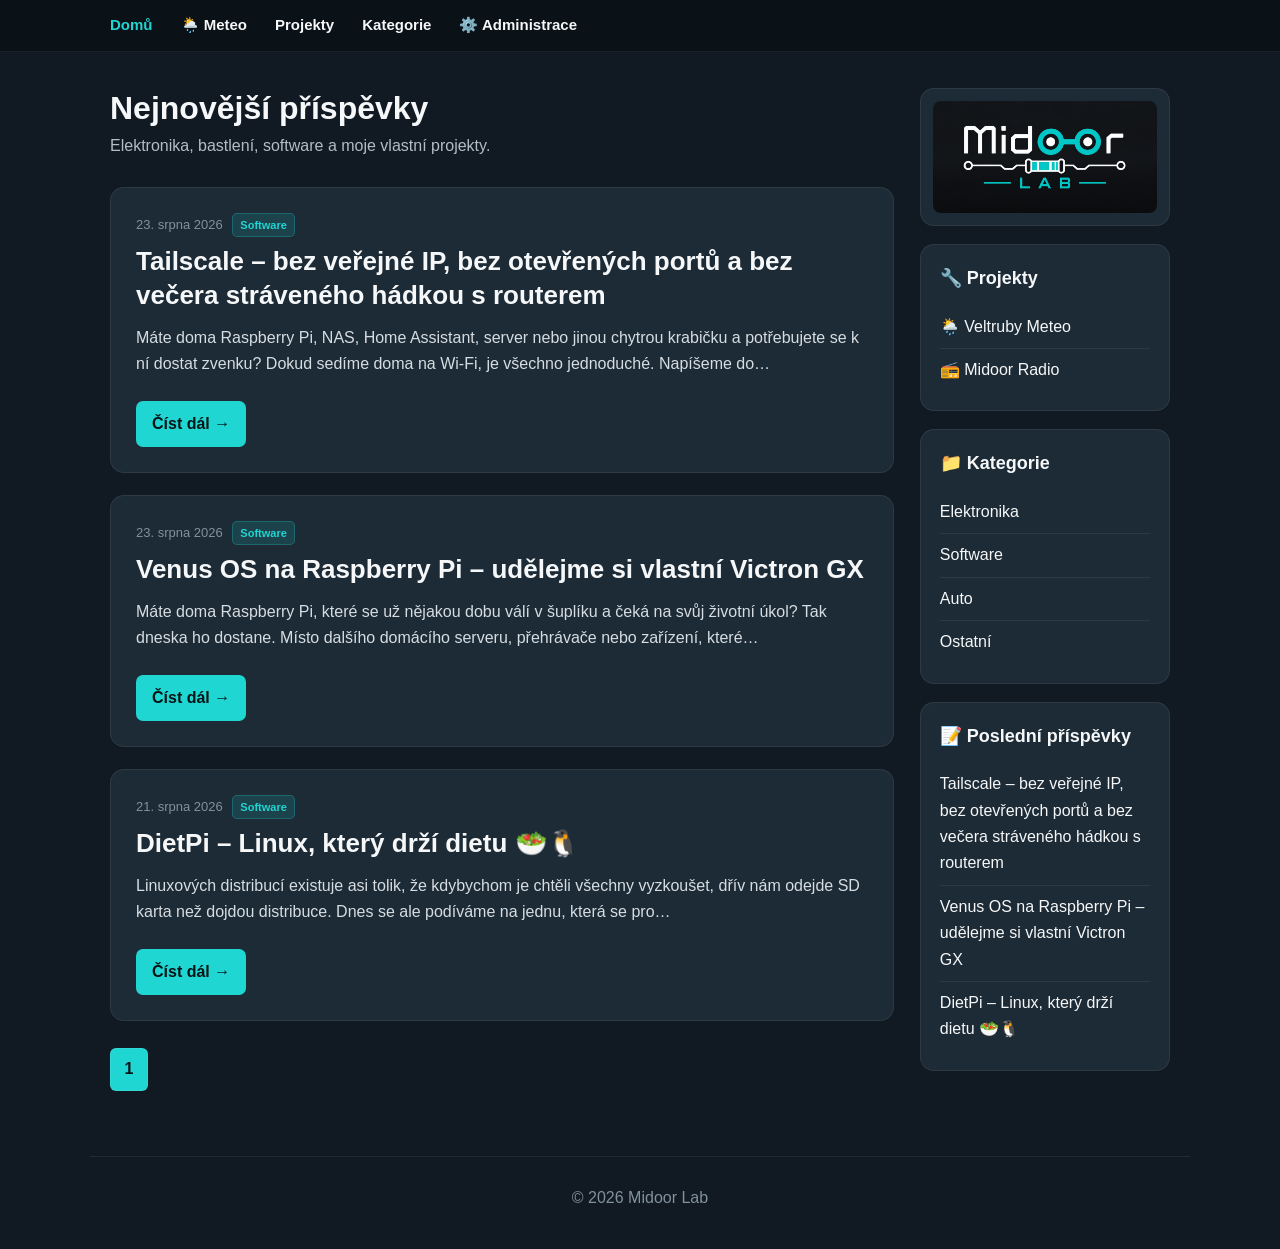
<file: index.html>
<!DOCTYPE html>
<html lang="cs">

<head>

    <meta charset="UTF-8">

    <meta
        name="viewport"
        content="width=device-width, initial-scale=1.0"
    >

    <meta
        name="description"
        content="Midoor Lab – elektronika, software, bastlení, Dacia Dokker, ESP32, Raspberry Pi, Veltruby Meteo a vlastní technické projekty."
    >

    <meta
        name="keywords"
        content="Midoor Lab, elektronika, software, bastlení, Dacia Dokker, ESP32, Raspberry Pi, Veltruby Meteo, meteostanice, DIY projekty"
    >

    <meta name="author" content="Midoor Lab">

    <meta name="robots" content="index, follow">

    <link
        rel="canonical"
        href="https://midoor-lab.github.io/"
    >

    <meta
        property="og:title"
        content="Midoor Lab | Elektronika, software a vlastní projekty"
    >

    <meta
        property="og:description"
        content="Elektronika, software, bastlení, Dacia Dokker, Veltruby Meteo a vlastní technické projekty."
    >

    <meta
        property="og:url"
        content="https://midoor-lab.github.io/"
    >

    <meta property="og:type" content="website">

    <meta
        property="og:image"
        content="https://midoor-lab.github.io/assets/midoor-lab-logo.png"
    >

    <meta name="twitter:card" content="summary_large_image">

    <title>Midoor Lab | Elektronika, software a vlastní projekty</title>

    <link
        rel="stylesheet"
        href="/assets/style.css"
    >

</head>


<body>


<!-- =====================================================
     HLAVICKA
     ===================================================== -->





<!-- =====================================================
     MENU
     ===================================================== -->

<nav class="site-nav">

    <div class="nav-inner">

        <a
            id="nav-home"
            class="active"
            href="#domu"
        >
            Domů
        </a>

        <a
            id="nav-meteo"
            href="#meteo"
        >
            🌦️ Meteo
        </a>

        <a href="#projekty">
            Projekty
        </a>

        <a href="#kategorie">
            Kategorie
        </a>

        <a
            href="https://midoor-lab-auth.midoor.workers.dev/admin"
        >
            ⚙️ Administrace
        </a>

    </div>

</nav>



<!-- =====================================================
     OBSAH
     ===================================================== -->

<main class="container">

    <div class="blog-layout">


        <!-- =================================================
             BLOG
             ================================================= -->

        <section
            id="blog-view"
            class="blog-main"
        >

            <h1 class="page-title">
                Nejnovější příspěvky
            </h1>

            <p class="page-subtitle">
                Elektronika, bastlení, software a moje vlastní projekty.
            </p>

            <div id="posts">
                Načítám příspěvky...
            </div>

            <nav
                id="pagination"
                class="pagination"
                aria-label="Stránkování blogu"
            >
            </nav>

        </section>


        <!-- =================================================
             METEO
             ================================================= -->

        <section
            id="meteo-view"
            class="blog-main"
            hidden
        >

            <h1 class="page-title">
                🌦️ Veltruby Meteo
            </h1>

            <p class="page-subtitle">
                Aktuální data z vlastní meteostanice Midoor Lab
            </p>


            <div class="card-grid">

                <div class="stat-card">
                    <div class="stat-icon">🌡️</div>
                    <div class="stat-value" id="temperature">-- °C</div>
                    <div class="stat-label">Teplota</div>
                </div>

                <div class="stat-card">
                    <div class="stat-icon">💧</div>
                    <div class="stat-value" id="humidity">-- %</div>
                    <div class="stat-label">Vlhkost</div>
                </div>

                <div class="stat-card">
                    <div class="stat-icon">🌧️</div>
                    <div class="stat-value" id="rain_today">-- mm</div>
                    <div class="stat-label">Srážky dnes</div>
                </div>

                <div class="stat-card">
                    <div class="stat-icon">📊</div>
                    <div class="stat-value" id="pressure">-- hPa</div>
                    <div class="stat-label">Tlak</div>
                </div>

            </div>


            <h2 class="section-title">
                🌧️ Statistiky srážek
            </h2>

            <div class="card-grid">

                <div class="stat-card">
                    <div class="stat-value" id="rain_week">-- mm</div>
                    <div class="stat-label">Posledních 7 dní</div>
                </div>

                <div class="stat-card">
                    <div class="stat-value" id="rain_month">-- mm</div>
                    <div class="stat-label">Tento měsíc</div>
                </div>

                <div class="stat-card">
                    <div class="stat-value" id="rain_year">-- mm</div>
                    <div class="stat-label">Tento rok</div>
                </div>

            </div>


            <div class="meteo-updated">
                Poslední aktualizace:
                <strong id="updated">--</strong>
            </div>

        </section>



        <!-- =================================================
             CLANEK
             ================================================= -->

        <section
            id="article-view"
            class="blog-main"
            hidden
        >
            <div id="article-container">
                <div class="card">
                    Načítám článek...
                </div>
            </div>
        </section>


        <!-- =================================================
             SIDEBAR
             ================================================= -->

        <aside class="sidebar">


            <!-- LOGO -->

            <div class="sidebar-box logo-box">
                <img
                    src="/assets/midoor-lab-logo.png"
                    alt="Midoor Lab"
                >
            </div>
            <!-- PROJEKTY -->

            <div
                class="sidebar-box"
                id="projekty"
            >
                <h3>🔧 Projekty</h3>

                <ul>
                    <li>
                        <a href="#meteo">🌦️ Veltruby Meteo</a>
                    </li>

                    <li>
                        <a href="#">📻 Midoor Radio</a>
                    </li>
                </ul>
            </div>


            <!-- KATEGORIE -->
            <div
                class="sidebar-box"
                id="kategorie"
            >
                <h3>📁 Kategorie</h3>

                <ul>
                    <li><a href="#">Elektronika</a></li>
                    <li><a href="#">Software</a></li>
                    <li><a href="#">Auto</a></li>
                    <li><a href="#">Ostatní</a></li>
                </ul>
            </div>


            <!-- POSLEDNI PRISPEVKY -->

            <div class="sidebar-box">

                <h3>
                    📝 Poslední příspěvky
                </h3>

                <ul id="latest-posts">

                    <li>
                        Načítám...
                    </li>

                </ul>

            </div>


        </aside>

    </div>

</main>



<!-- =====================================================
     PATICKA
     ===================================================== -->

<footer class="site-footer">

    © 2026 Midoor Lab

</footer>



<!-- =====================================================
     BLOG JAVASCRIPT
     ===================================================== -->

<script>

const POSTS_PER_PAGE = 5;

let allPosts = [];



/* =========================================================
   AKTUALNI STRANKA
   ========================================================= */

function getCurrentPage() {

    const params =
        new URLSearchParams(
            window.location.search
        );

    let page =
        parseInt(
            params.get("page") || "1",
            10
        );


    if (
        Number.isNaN(page) ||
        page < 1
    ) {

        page = 1;

    }


    return page;

}



/* =========================================================
   BEZPECNE ZOBRAZENI TEXTU
   ========================================================= */

function escapeHtml(text) {

    const div =
        document.createElement(
            "div"
        );

    div.textContent =
        text ?? "";

    return div.innerHTML;

}



/* =========================================================
   ODKAZ NA CLANEK UVNITR WEBU
   ========================================================= */

function articleHash(url) {

    const safeUrl =
        String(url || "");

    return "#clanek=" +
        encodeURIComponent(safeUrl);
}


/* =========================================================
   NACITANI CLANKU DO HLAVNI STRANKY
   ========================================================= */

async function loadArticle(url) {

    const container =
        document.getElementById(
            "article-container"
        );

    container.innerHTML = `
        <div class="card">
            Načítám článek...
        </div>
    `;

    try {

        const response =
            await fetch(
                url +
                (url.includes("?") ? "&" : "?") +
                "time=" +
                Date.now(),
                {
                    cache: "no-store"
                }
            );

        if (!response.ok) {
            throw new Error(
                "HTTP " +
                response.status
            );
        }

        const source =
            await response.text();

        const parser =
            new DOMParser();

        const doc =
            parser.parseFromString(
                source,
                "text/html"
            );

        const article =
            doc.querySelector(
                ".article-content"
            );

        if (!article) {
            throw new Error(
                "Obsah článku nebyl nalezen."
            );
        }

        const clone =
            article.cloneNode(true);

        /* Puvodni tlacitko Zpet nahradime navratem v ramci webu. */
        clone
            .querySelectorAll(
                'a[href="/"], a[href="./"], a[href="../"]'
            )
            .forEach(link => {

                if (
                    link.textContent
                        .toLowerCase()
                        .includes("zpět")
                ) {
                    link.href = "#domu";
                }
            });

        container.innerHTML = "";

        container.appendChild(
            clone
        );

    }

    catch (error) {

        console.error(
            "Chyba načtení článku:",
            error
        );

        container.innerHTML = `
            <div class="card status-error">
                Článek se nepodařilo načíst.
                <p>
                    <a class="button" href="#domu">
                        ← Zpět na blog
                    </a>
                </p>
            </div>
        `;
    }
}


/* =========================================================
   ZOBRAZENI CLANKU
   ========================================================= */

function renderPosts() {

    const container =
        document.getElementById(
            "posts"
        );


    const page =
        getCurrentPage();


    const totalPages =
        Math.max(
            1,
            Math.ceil(
                allPosts.length /
                POSTS_PER_PAGE
            )
        );


    const safePage =
        Math.min(
            page,
            totalPages
        );


    const start =
        (safePage - 1) *
        POSTS_PER_PAGE;


    const posts =
        allPosts.slice(
            start,
            start + POSTS_PER_PAGE
        );


    if (
        posts.length === 0
    ) {

        container.innerHTML = `

            <div class="card">

                Zatím zde nejsou žádné příspěvky.

            </div>

        `;

        renderPagination(
            safePage,
            totalPages
        );

        return;

    }



    container.innerHTML =
        posts.map(
            post => `


            <article class="post">


                ${
                    post.image
                    ?
                    `

                    <a href="${articleHash(post.url)}">

                        <img
                            class="post-image"
                            src="${escapeHtml(post.image)}"
                            alt="${escapeHtml(post.title)}"
                            loading="lazy"
                        >

                    </a>

                    `
                    :
                    ""
                }


                <div class="post-body">


                    <div class="post-meta">

                        ${escapeHtml(post.dateText)}

                        ${
                            post.category
                            ?
                            `

                            <span class="category">

                                ${escapeHtml(post.category)}

                            </span>

                            `
                            :
                            ""
                        }

                    </div>



                    <h2>

                        <a href="${articleHash(post.url)}">

                            ${escapeHtml(post.title)}

                        </a>

                    </h2>



                    <p>

                        ${escapeHtml(post.excerpt)}

                    </p>



                    <a
                        class="button"
                        href="${articleHash(post.url)}"
                    >

                        Číst dál →

                    </a>


                </div>

            </article>


        `
        ).join("");


    renderPagination(
        safePage,
        totalPages
    );

}



/* =========================================================
   STRANKOVANI
   ========================================================= */

function renderPagination(
    page,
    totalPages
) {

    const pagination =
        document.getElementById(
            "pagination"
        );


    if (
        totalPages <= 1
    ) {

        pagination.innerHTML = `

            <span class="current">
                1
            </span>

        `;

        return;

    }


    let html = "";


    if (
        page > 1
    ) {

        html += `

            <a
                href="?page=${page - 1}"
                aria-label="Předchozí stránka"
            >
                ←
            </a>

        `;

    }



    for (
        let i = 1;
        i <= totalPages;
        i++
    ) {

        if (
            i === page
        ) {

            html += `

                <span class="current">
                    ${i}
                </span>

            `;

        }

        else {

            html += `

                <a href="?page=${i}">
                    ${i}
                </a>

            `;

        }

    }



    if (
        page < totalPages
    ) {

        html += `

            <a
                href="?page=${page + 1}"
                aria-label="Další stránka"
            >
                →
            </a>

        `;

    }


    pagination.innerHTML =
        html;

}



/* =========================================================
   POSLEDNI PRISPEVKY V SIDEBARU
   ========================================================= */

function renderLatestPosts() {

    const container =
        document.getElementById(
            "latest-posts"
        );


    const latest =
        allPosts.slice(
            0,
            5
        );


    if (
        latest.length === 0
    ) {

        container.innerHTML =
            "<li>Žádné příspěvky</li>";

        return;

    }


    container.innerHTML =
        latest.map(
            post => `

                <li>

                    <a href="${articleHash(post.url)}">

                        ${escapeHtml(post.title)}

                    </a>

                </li>

            `
        ).join("");

}



/* =========================================================
   NACITANI POSTS.JSON
   ========================================================= */

async function loadPosts() {

    try {

        const response =
            await fetch(

                "/data/posts.json?time=" +
                Date.now(),

                {
                    cache: "no-store"
                }

            );


        if (
            !response.ok
        ) {

            throw new Error(
                "HTTP " +
                response.status
            );

        }


        allPosts =
            await response.json();


        if (
            !Array.isArray(allPosts)
        ) {

            throw new Error(
                "Neplatný formát posts.json"
            );

        }



        /* Nejnovější článek první */

        allPosts.sort(
            (a, b) =>
                String(
                    b.date || ""
                ).localeCompare(
                    String(
                        a.date || ""
                    )
                )
        );


        renderPosts();

        renderLatestPosts();

    }


    catch (error) {

        console.error(
            "Chyba načtení článků:",
            error
        );


        document
            .getElementById(
                "posts"
            )
            .innerHTML = `

                <div class="card status-error">

                    Příspěvky se nepodařilo načíst.

                </div>

            `;


        document
            .getElementById(
                "latest-posts"
            )
            .innerHTML = `

                <li>
                    Nelze načíst příspěvky
                </li>

            `;

    }

}



/* =========================================================
   PREPINANI DOMU / METEO
   ========================================================= */

let meteoLoaded = false;

function switchView() {

    const hash =
        window.location.hash || "#domu";

    const blog =
        document.getElementById("blog-view");

    const meteo =
        document.getElementById("meteo-view");

    const article =
        document.getElementById("article-view");

    const homeNav =
        document.getElementById("nav-home");

    const meteoNav =
        document.getElementById("nav-meteo");


    blog.hidden = true;
    meteo.hidden = true;
    article.hidden = true;

    homeNav.classList.remove("active");
    meteoNav.classList.remove("active");


    if (hash === "#meteo") {

        meteo.hidden = false;
        meteoNav.classList.add("active");

        if (!meteoLoaded) {
            loadMeteo();
            meteoLoaded = true;
        }

        window.scrollTo({
            top: 0,
            behavior: "smooth"
        });

        return;
    }


    if (hash.startsWith("#clanek=")) {

        article.hidden = false;

        const url =
            decodeURIComponent(
                hash.substring(
                    "#clanek=".length
                )
            );

        if (
            url.startsWith("/clanky/")
        ) {
            loadArticle(url);
        }
        else {
            document
                .getElementById(
                    "article-container"
                )
                .innerHTML = `
                    <div class="card status-error">
                        Neplatný odkaz na článek.
                        <p>
                            <a class="button" href="#domu">
                                ← Zpět na blog
                            </a>
                        </p>
                    </div>
                `;
        }

        window.scrollTo({
            top: 0,
            behavior: "smooth"
        });

        return;
    }


    blog.hidden = false;
    homeNav.classList.add("active");
}


window.addEventListener(
    "hashchange",
    switchView
);


/* =========================================================
   METEO DATA
   ========================================================= */

async function loadMeteo() {

    try {

        const response =
            await fetch(
                "/meteo/meteo.json?time=" +
                Date.now(),
                {
                    cache: "no-store"
                }
            );


        if (!response.ok) {

            throw new Error(
                "HTTP " +
                response.status
            );

        }


        const data =
            await response.json();


        setMeteoValue(
            "temperature",
            data.temperature,
            1,
            " °C"
        );

        setMeteoValue(
            "humidity",
            data.humidity,
            1,
            " %"
        );

        setMeteoValue(
            "pressure",
            data.pressure,
            1,
            " hPa"
        );

        setMeteoValue(
            "rain_today",
            data.rain_today,
            1,
            " mm"
        );

        setMeteoValue(
            "rain_week",
            data.rain_week,
            1,
            " mm"
        );

        setMeteoValue(
            "rain_month",
            data.rain_month,
            1,
            " mm"
        );

        setMeteoValue(
            "rain_year",
            data.rain_year,
            1,
            " mm"
        );


        document
            .getElementById("updated")
            .textContent =
                data.updated || "--";

    }

    catch (error) {

        console.error(
            "Chyba načtení meteo dat:",
            error
        );

        document
            .getElementById("updated")
            .textContent =
                "Data se nepodařilo načíst";

    }

}


function setMeteoValue(
    id,
    value,
    decimals,
    unit
) {

    const element =
        document.getElementById(id);

    if (!element) {
        return;
    }


    if (
        value === null ||
        value === undefined ||
        Number.isNaN(Number(value))
    ) {

        element.textContent =
            "--" + unit;

        return;
    }


    element.textContent =
        Number(value)
            .toFixed(decimals) +
        unit;
}


/* Pokud je otevřené Meteo, obnov data jednou za minutu. */

setInterval(
    function () {

        if (
            window.location.hash ===
            "#meteo"
        ) {

            loadMeteo();

        }

    },
    60000
);



loadPosts();
switchView();

</script>


</body>

</html>
</file>
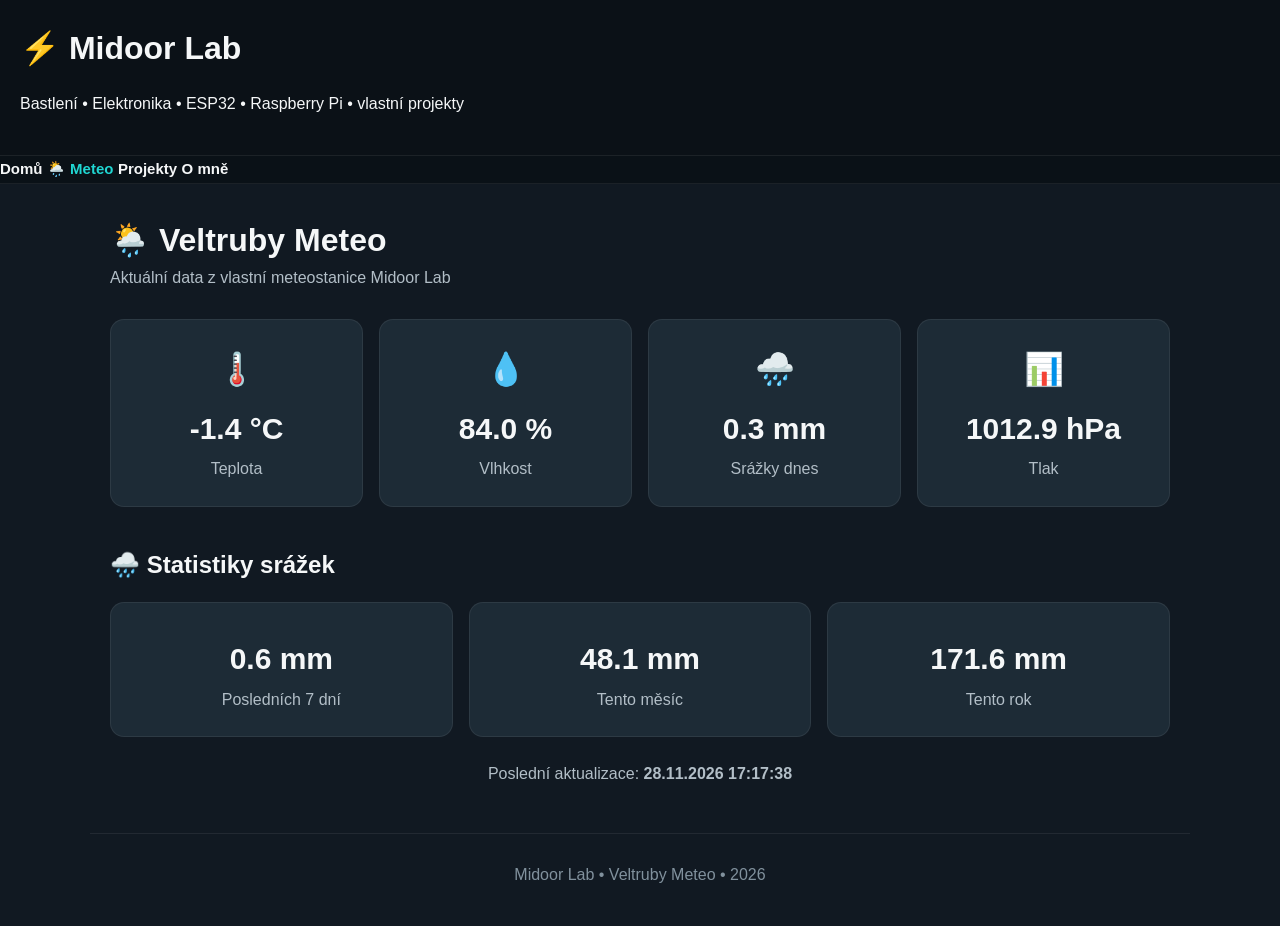
<file: meteo/index.html>
<!DOCTYPE html>
<html lang="cs">
<head>
    <meta charset="UTF-8">
    <meta name="viewport" content="width=device-width, initial-scale=1.0">

    <title>Veltruby Meteo | Midoor Lab</title>

    <link rel="stylesheet" href="/assets/style.css">
</head>

<body>

<header class="site-header">
    <h1>⚡ Midoor Lab</h1>
    <p>Bastlení • Elektronika • ESP32 • Raspberry Pi • vlastní projekty</p>
</header>

<nav class="site-nav">
    <a href="/">Domů</a>
    <a class="active" href="/meteo/">🌦️ Meteo</a>
    <a href="/#projekty">Projekty</a>
    <a href="/#omne">O mně</a>
</nav>

<main class="container">

    <h1 class="page-title">🌦️ Veltruby Meteo</h1>

    <p class="page-subtitle">
        Aktuální data z vlastní meteostanice Midoor Lab
    </p>


    <div class="card-grid">

        <div class="stat-card">
            <div class="stat-icon">🌡️</div>
            <div class="stat-value" id="temperature">-- °C</div>
            <div class="stat-label">Teplota</div>
        </div>

        <div class="stat-card">
            <div class="stat-icon">💧</div>
            <div class="stat-value" id="humidity">-- %</div>
            <div class="stat-label">Vlhkost</div>
        </div>

        <div class="stat-card">
            <div class="stat-icon">🌧️</div>
            <div class="stat-value" id="rain_today">-- mm</div>
            <div class="stat-label">Srážky dnes</div>
        </div>

        <div class="stat-card">
            <div class="stat-icon">📊</div>
            <div class="stat-value" id="pressure">-- hPa</div>
            <div class="stat-label">Tlak</div>
        </div>

    </div>


    <h2 class="section-title">
        🌧️ Statistiky srážek
    </h2>

    <div class="card-grid">

        <div class="stat-card">
            <div class="stat-value" id="rain_week">-- mm</div>
            <div class="stat-label">Posledních 7 dní</div>
        </div>

        <div class="stat-card">
            <div class="stat-value" id="rain_month">-- mm</div>
            <div class="stat-label">Tento měsíc</div>
        </div>

        <div class="stat-card">
            <div class="stat-value" id="rain_year">-- mm</div>
            <div class="stat-label">Tento rok</div>
        </div>

    </div>


    <div class="meteo-updated">
        Poslední aktualizace:
        <strong id="updated">--</strong>
    </div>

</main>


<footer class="site-footer">
    Midoor Lab • Veltruby Meteo • 2026
</footer>


<script>

async function loadMeteo() {

    try {

        const response = await fetch(
            '/meteo/meteo.json?time=' + Date.now(),
            {
                cache: 'no-store'
            }
        );

        if (!response.ok) {
            throw new Error('HTTP ' + response.status);
        }

        const data = await response.json();


        setValue(
            'temperature',
            data.temperature,
            1,
            ' °C'
        );

        setValue(
            'humidity',
            data.humidity,
            1,
            ' %'
        );

        setValue(
            'pressure',
            data.pressure,
            1,
            ' hPa'
        );

        setValue(
            'rain_today',
            data.rain_today,
            1,
            ' mm'
        );

        setValue(
            'rain_week',
            data.rain_week,
            1,
            ' mm'
        );

        setValue(
            'rain_month',
            data.rain_month,
            1,
            ' mm'
        );

        setValue(
            'rain_year',
            data.rain_year,
            1,
            ' mm'
        );


        document.getElementById('updated').textContent =
            data.updated || '--';

    }

    catch (error) {

        console.error(
            'Chyba načtení meteo dat:',
            error
        );

        document.getElementById('updated').textContent =
            'Data se nepodařilo načíst';

    }

}


function setValue(id, value, decimals, unit) {

    const element =
        document.getElementById(id);

    if (
        value === null ||
        value === undefined ||
        Number.isNaN(Number(value))
    ) {

        element.textContent =
            '--' + unit;

        return;

    }

    element.textContent =
        Number(value).toFixed(decimals) + unit;

}


loadMeteo();

/* Kontrola nových dat každou minutu */
setInterval(
    loadMeteo,
    60000
);

</script>

</body>
</html>
</file>
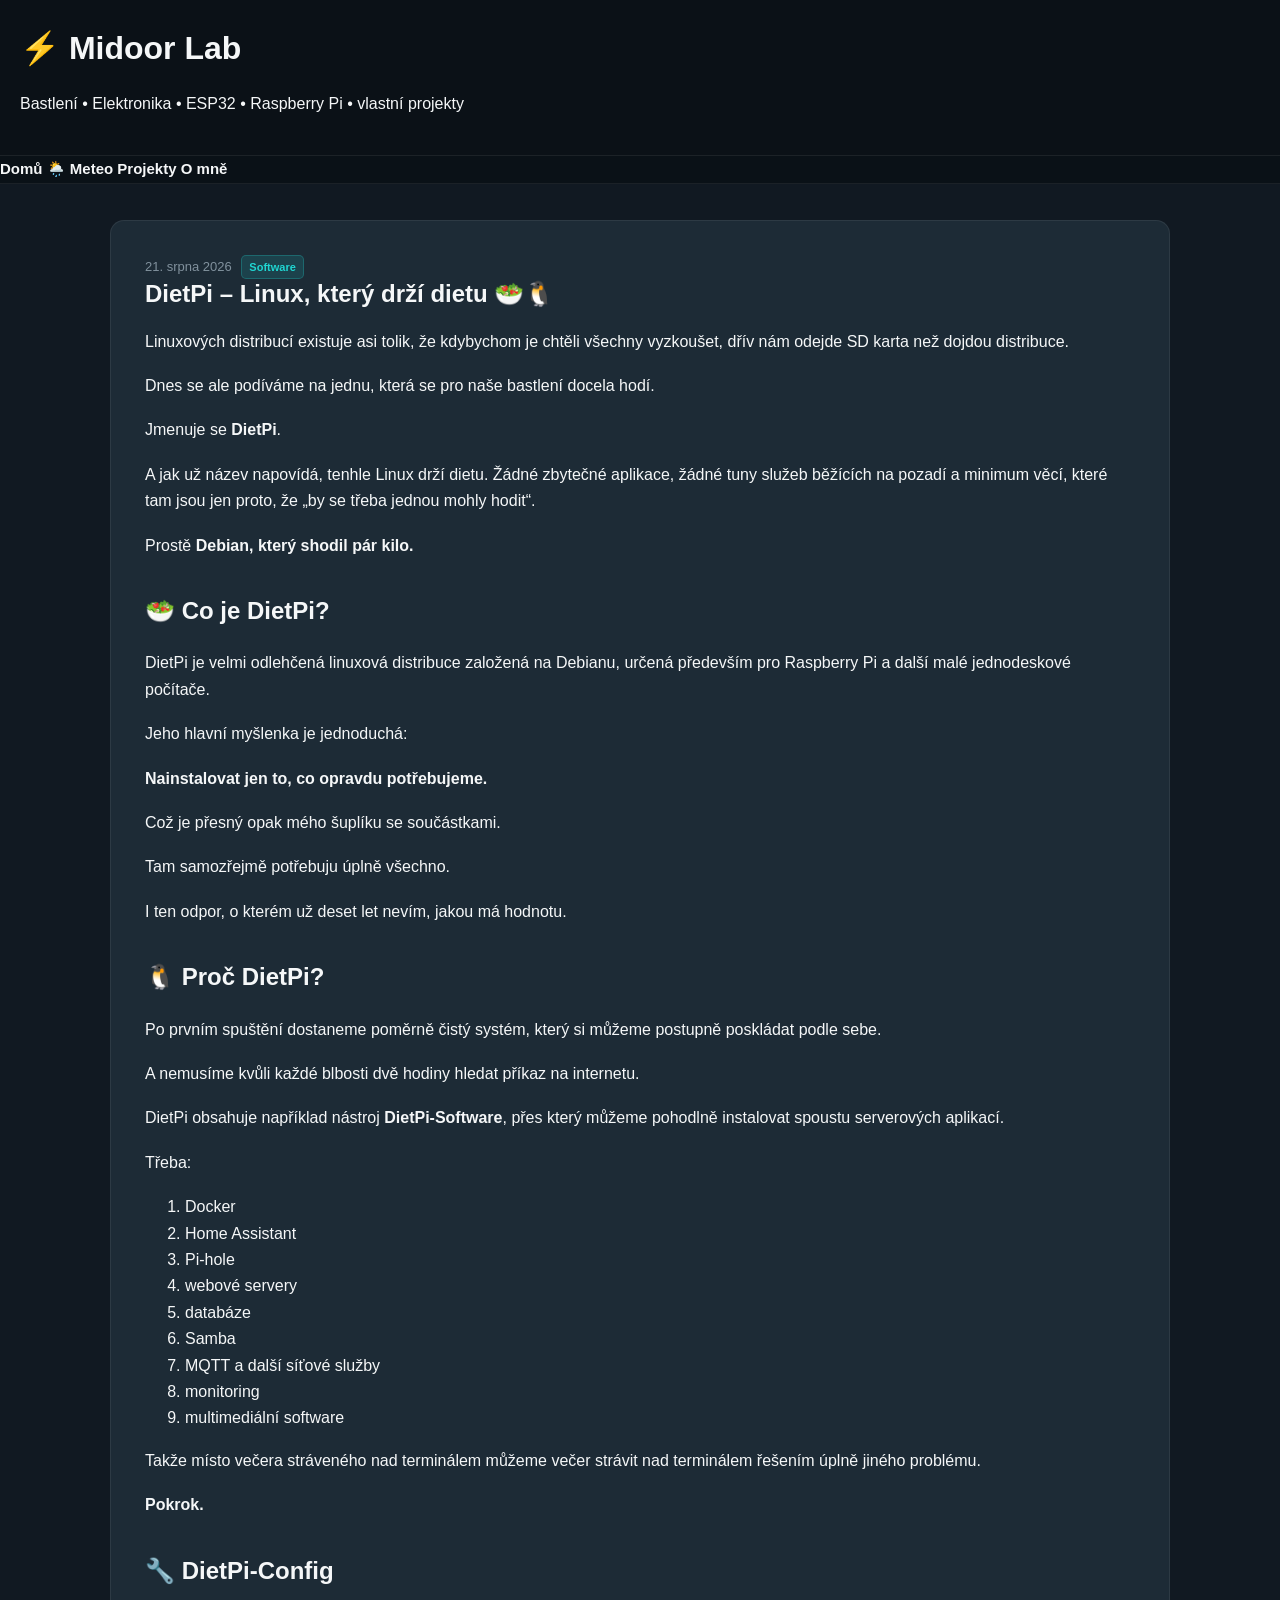
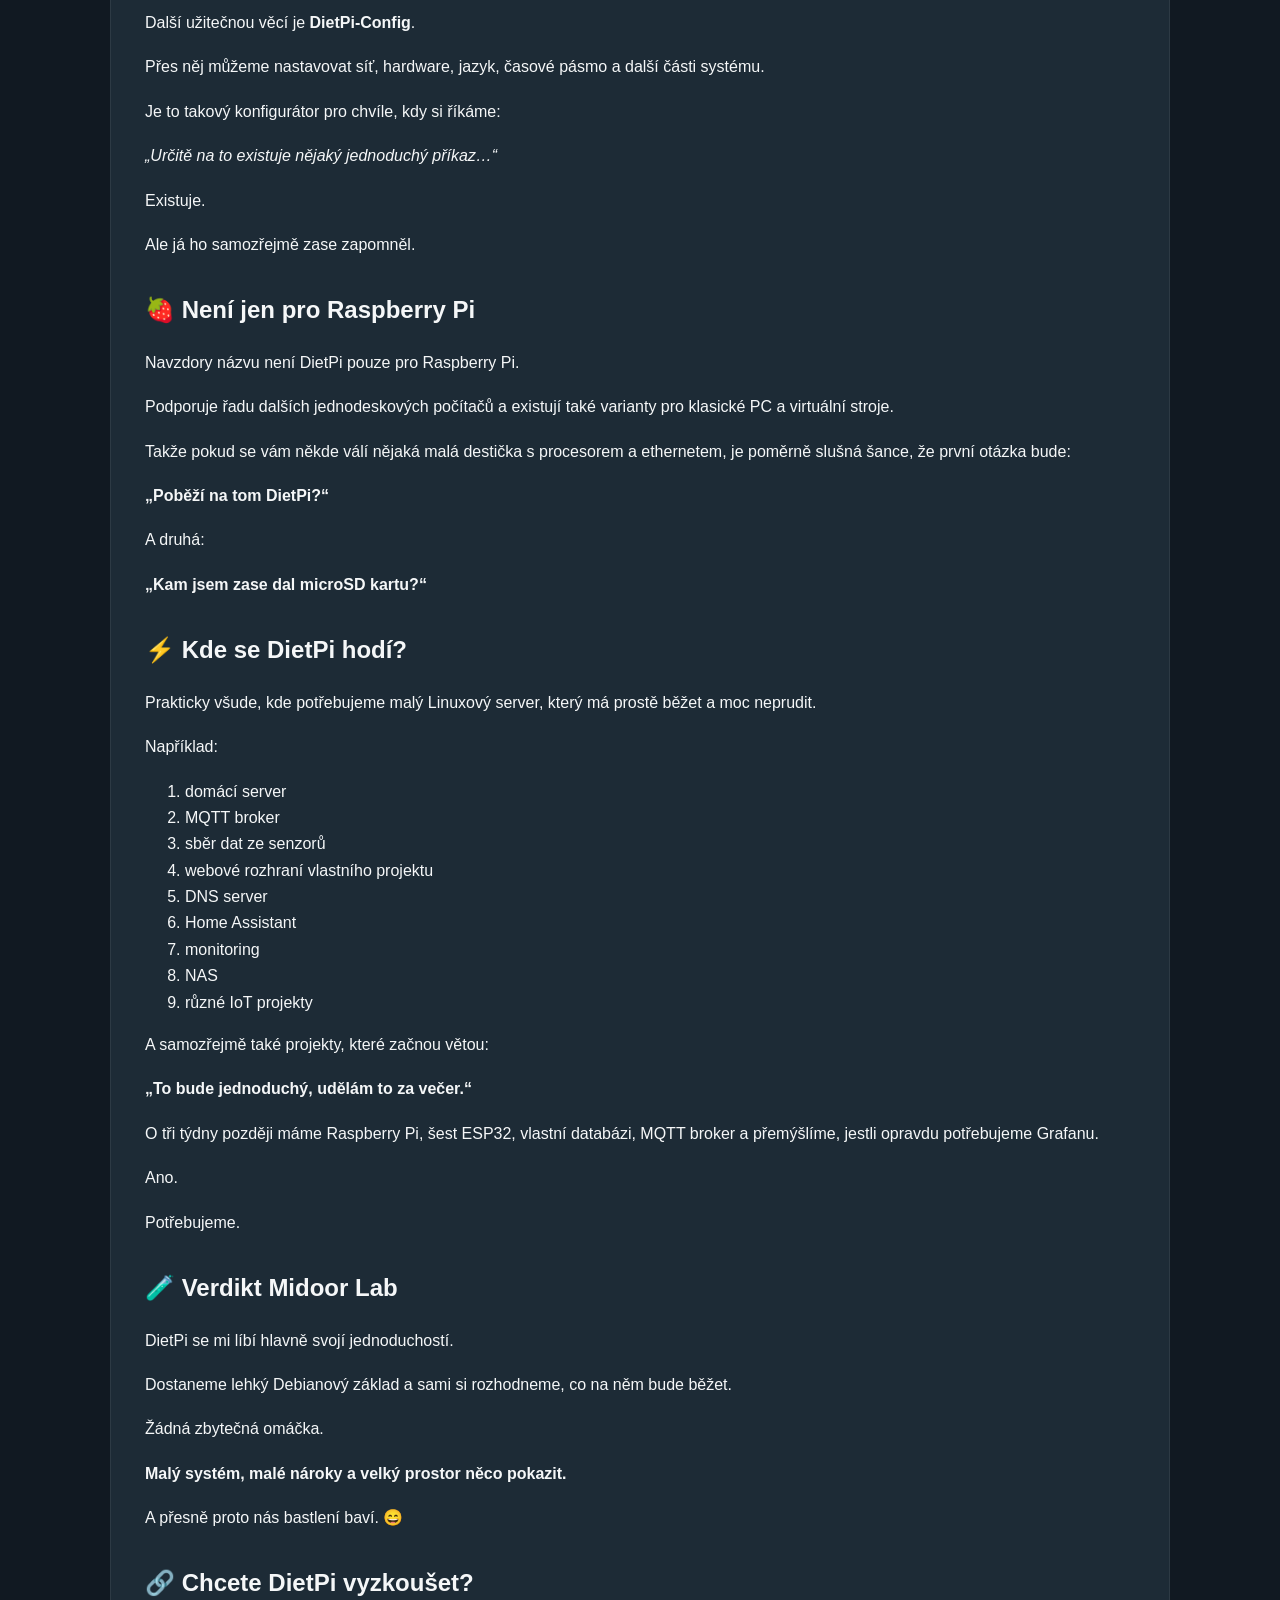
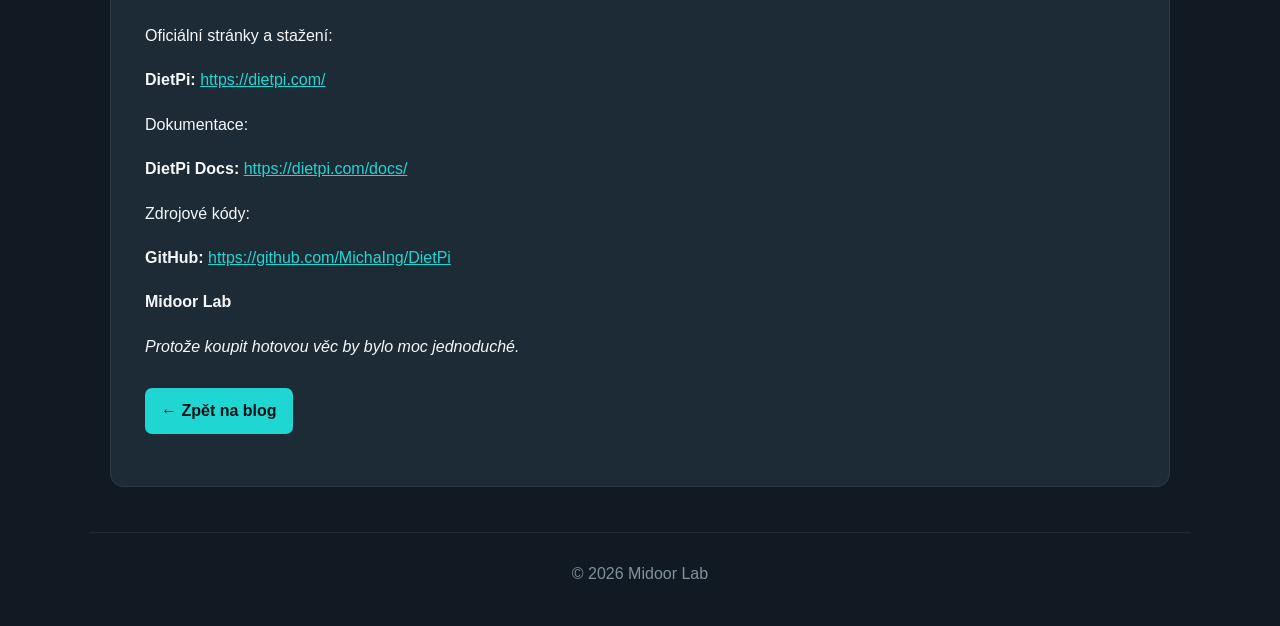
<file: clanky/dietpi-linux-ktery-drzi-dietu.html>
<!DOCTYPE html>

<html lang="cs">

<head>

<meta charset="UTF-8">

<meta
  name="viewport"
  content="width=device-width,initial-scale=1.0"
>

<title>DietPi – Linux, který drží dietu 🥗🐧 | Midoor Lab</title>

<link
  rel="stylesheet"
  href="/assets/style.css"
>

</head>


<body>


<header class="site-header">

<h1>⚡ Midoor Lab</h1>

<p>
Bastlení • Elektronika • ESP32 • Raspberry Pi • vlastní projekty
</p>

</header>


<nav class="site-nav">

<a href="/">
Domů
</a>

<a href="/meteo/">
🌦️ Meteo
</a>

<a href="/#projekty">
Projekty
</a>

<a href="/#omne">
O mně
</a>

</nav>


<main class="container">

<article class="article-content">


<div class="article-date">

21. srpna 2026

<span class="category">
Software
</span>

</div>


<h1>
DietPi – Linux, který drží dietu 🥗🐧
</h1>






<!-- MIDOOR_CONTENT_START -->
<p>Linuxových distribucí existuje asi tolik, že kdybychom je chtěli všechny vyzkoušet, dřív nám odejde SD karta než dojdou distribuce.</p><p>Dnes se ale podíváme na jednu, která se pro naše bastlení docela hodí.</p><p>Jmenuje se <strong>DietPi</strong>.</p><p>A jak už název napovídá, tenhle Linux drží dietu. Žádné zbytečné aplikace, žádné tuny služeb běžících na pozadí a minimum věcí, které tam jsou jen proto, že „by se třeba jednou mohly hodit“.</p><p>Prostě <strong>Debian, který shodil pár kilo.</strong></p><h2>🥗 Co je DietPi?</h2><p>DietPi je velmi odlehčená linuxová distribuce založená na Debianu, určená především pro Raspberry Pi a další malé jednodeskové počítače.</p><p>Jeho hlavní myšlenka je jednoduchá:</p><p><strong>Nainstalovat jen to, co opravdu potřebujeme.</strong></p><p>Což je přesný opak mého šuplíku se součástkami.</p><p>Tam samozřejmě potřebuju úplně všechno.</p><p>I ten odpor, o kterém už deset let nevím, jakou má hodnotu.</p><h2>🐧 Proč DietPi?</h2><p>Po prvním spuštění dostaneme poměrně čistý systém, který si můžeme postupně poskládat podle sebe.</p><p>A nemusíme kvůli každé blbosti dvě hodiny hledat příkaz na internetu.</p><p>DietPi obsahuje například nástroj <strong>DietPi-Software</strong>, přes který můžeme pohodlně instalovat spoustu serverových aplikací.</p><p>Třeba:</p><ol><li data-list="bullet"><span class="ql-ui" contenteditable="false"></span>Docker</li><li data-list="bullet"><span class="ql-ui" contenteditable="false"></span>Home Assistant</li><li data-list="bullet"><span class="ql-ui" contenteditable="false"></span>Pi-hole</li><li data-list="bullet"><span class="ql-ui" contenteditable="false"></span>webové servery</li><li data-list="bullet"><span class="ql-ui" contenteditable="false"></span>databáze</li><li data-list="bullet"><span class="ql-ui" contenteditable="false"></span>Samba</li><li data-list="bullet"><span class="ql-ui" contenteditable="false"></span>MQTT a další síťové služby</li><li data-list="bullet"><span class="ql-ui" contenteditable="false"></span>monitoring</li><li data-list="bullet"><span class="ql-ui" contenteditable="false"></span>multimediální software</li></ol><p>Takže místo večera stráveného nad terminálem můžeme večer strávit nad terminálem řešením úplně jiného problému.</p><p><strong>Pokrok.</strong></p><h2>🔧 DietPi-Config</h2><p>Další užitečnou věcí je <strong>DietPi-Config</strong>.</p><p>Přes něj můžeme nastavovat síť, hardware, jazyk, časové pásmo a další části systému.</p><p>Je to takový konfigurátor pro chvíle, kdy si říkáme:</p><p><em>„Určitě na to existuje nějaký jednoduchý příkaz…“</em></p><p>Existuje.</p><p>Ale já ho samozřejmě zase zapomněl.</p><h2>🍓 Není jen pro Raspberry Pi</h2><p>Navzdory názvu není DietPi pouze pro Raspberry Pi.</p><p>Podporuje řadu dalších jednodeskových počítačů a existují také varianty pro klasické PC a virtuální stroje.</p><p>Takže pokud se vám někde válí nějaká malá destička s procesorem a ethernetem, je poměrně slušná šance, že první otázka bude:</p><p><strong>„Poběží na tom DietPi?“</strong></p><p>A druhá:</p><p><strong>„Kam jsem zase dal microSD kartu?“</strong></p><h2>⚡ Kde se DietPi hodí?</h2><p>Prakticky všude, kde potřebujeme malý Linuxový server, který má prostě běžet a moc neprudit.</p><p>Například:</p><ol><li data-list="bullet"><span class="ql-ui" contenteditable="false"></span>domácí server</li><li data-list="bullet"><span class="ql-ui" contenteditable="false"></span>MQTT broker</li><li data-list="bullet"><span class="ql-ui" contenteditable="false"></span>sběr dat ze senzorů</li><li data-list="bullet"><span class="ql-ui" contenteditable="false"></span>webové rozhraní vlastního projektu</li><li data-list="bullet"><span class="ql-ui" contenteditable="false"></span>DNS server</li><li data-list="bullet"><span class="ql-ui" contenteditable="false"></span>Home Assistant</li><li data-list="bullet"><span class="ql-ui" contenteditable="false"></span>monitoring</li><li data-list="bullet"><span class="ql-ui" contenteditable="false"></span>NAS</li><li data-list="bullet"><span class="ql-ui" contenteditable="false"></span>různé IoT projekty</li></ol><p>A samozřejmě také projekty, které začnou větou:</p><p><strong>„To bude jednoduchý, udělám to za večer.“</strong></p><p>O tři týdny později máme Raspberry Pi, šest ESP32, vlastní databázi, MQTT broker a přemýšlíme, jestli opravdu potřebujeme Grafanu.</p><p>Ano.</p><p>Potřebujeme.</p><h2>🧪 Verdikt Midoor Lab</h2><p>DietPi se mi líbí hlavně svojí jednoduchostí.</p><p>Dostaneme lehký Debianový základ a sami si rozhodneme, co na něm bude běžet.</p><p>Žádná zbytečná omáčka.</p><p><strong>Malý systém, malé nároky a velký prostor něco pokazit.</strong></p><p>A přesně proto nás bastlení baví. 😄</p><h2>🔗 Chcete DietPi vyzkoušet?</h2><p>Oficiální stránky a stažení:</p><p><strong>DietPi:</strong> <a href="https://dietpi.com/" rel="noopener noreferrer" target="_blank">https://dietpi.com/</a></p><p>Dokumentace:</p><p><strong>DietPi Docs:</strong> <a href="https://dietpi.com/docs/" rel="noopener noreferrer" target="_blank">https://dietpi.com/docs/</a></p><p>Zdrojové kódy:</p><p><strong>GitHub:</strong> <a href="https://github.com/MichaIng/DietPi" rel="noopener noreferrer" target="_blank">https://github.com/MichaIng/DietPi</a></p><p><strong>Midoor Lab</strong></p><p><em>Protože koupit hotovou věc by bylo moc jednoduché.</em></p>
<!-- MIDOOR_CONTENT_END -->


<p>

<a
  class="button"
  href="/"
>
← Zpět na blog
</a>

</p>


</article>

</main>


<footer class="site-footer">

© 2026 Midoor Lab

</footer>


</body>

</html>
</file>
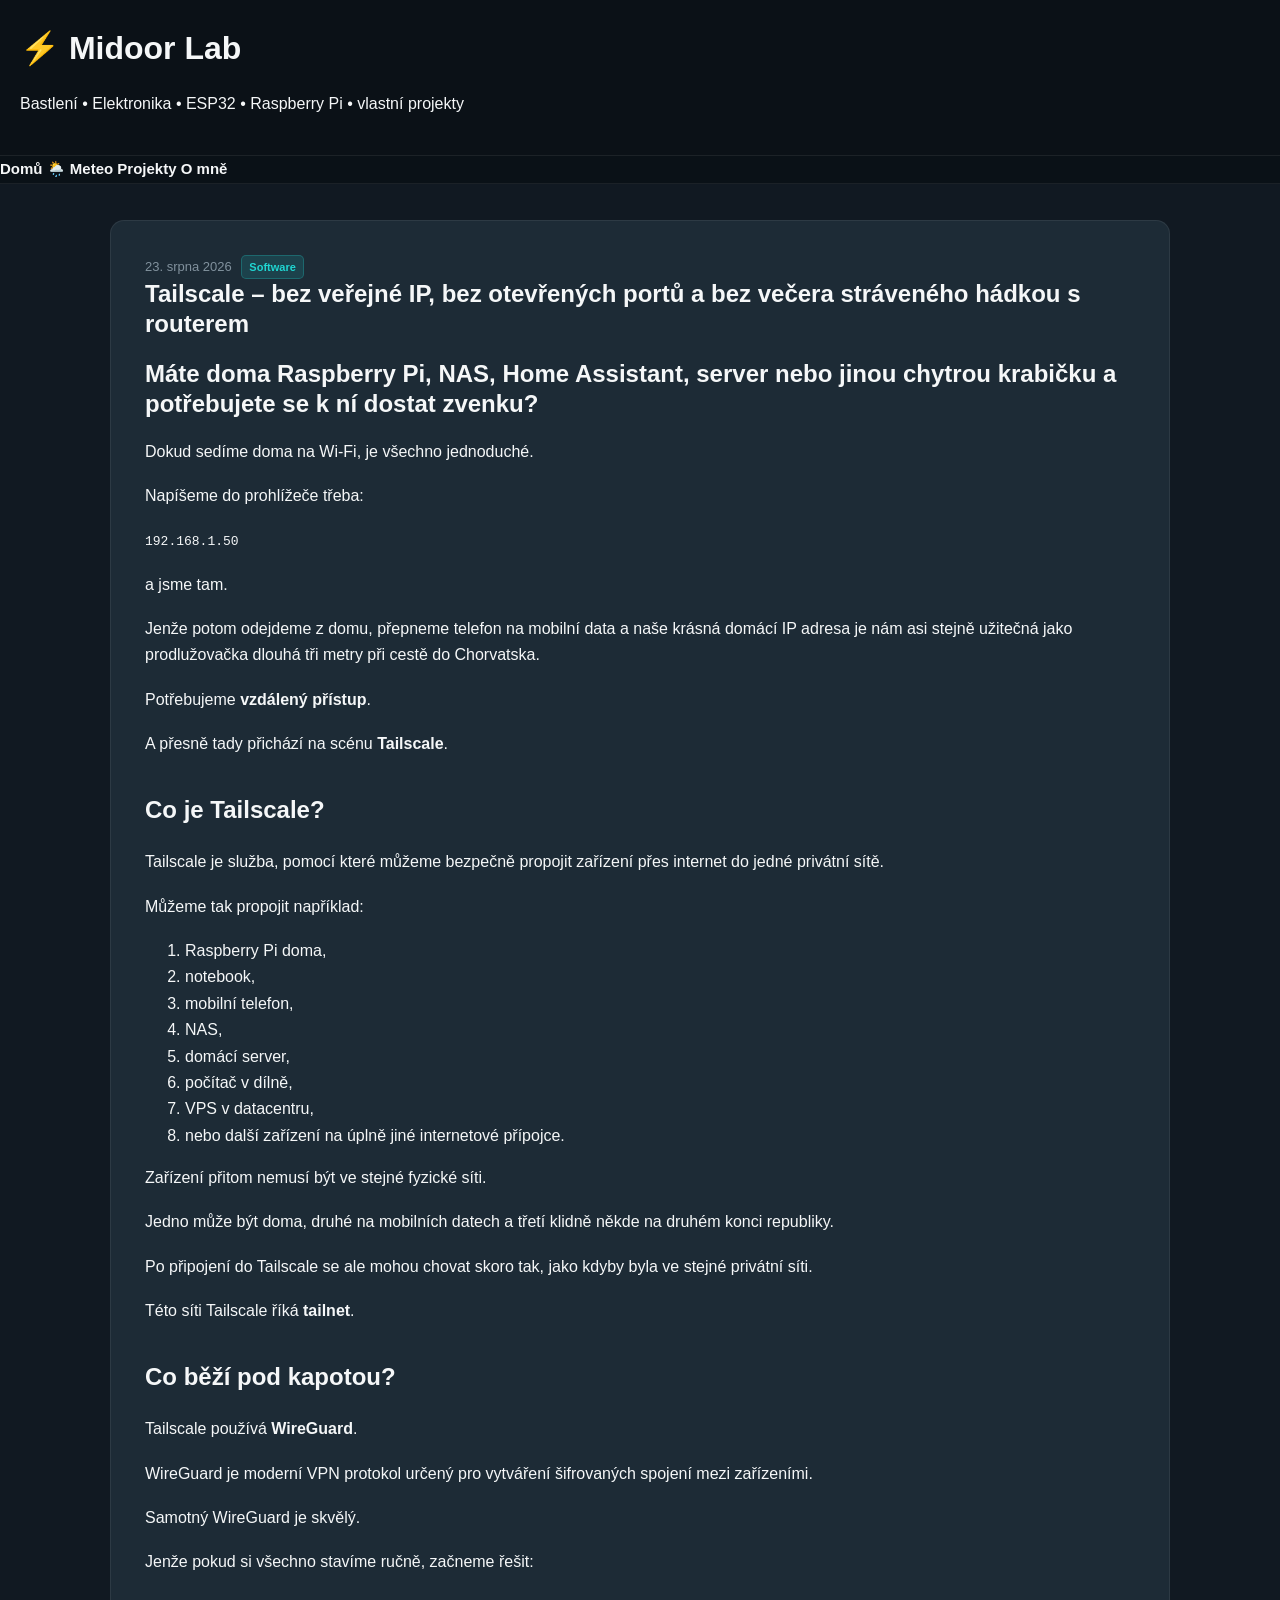
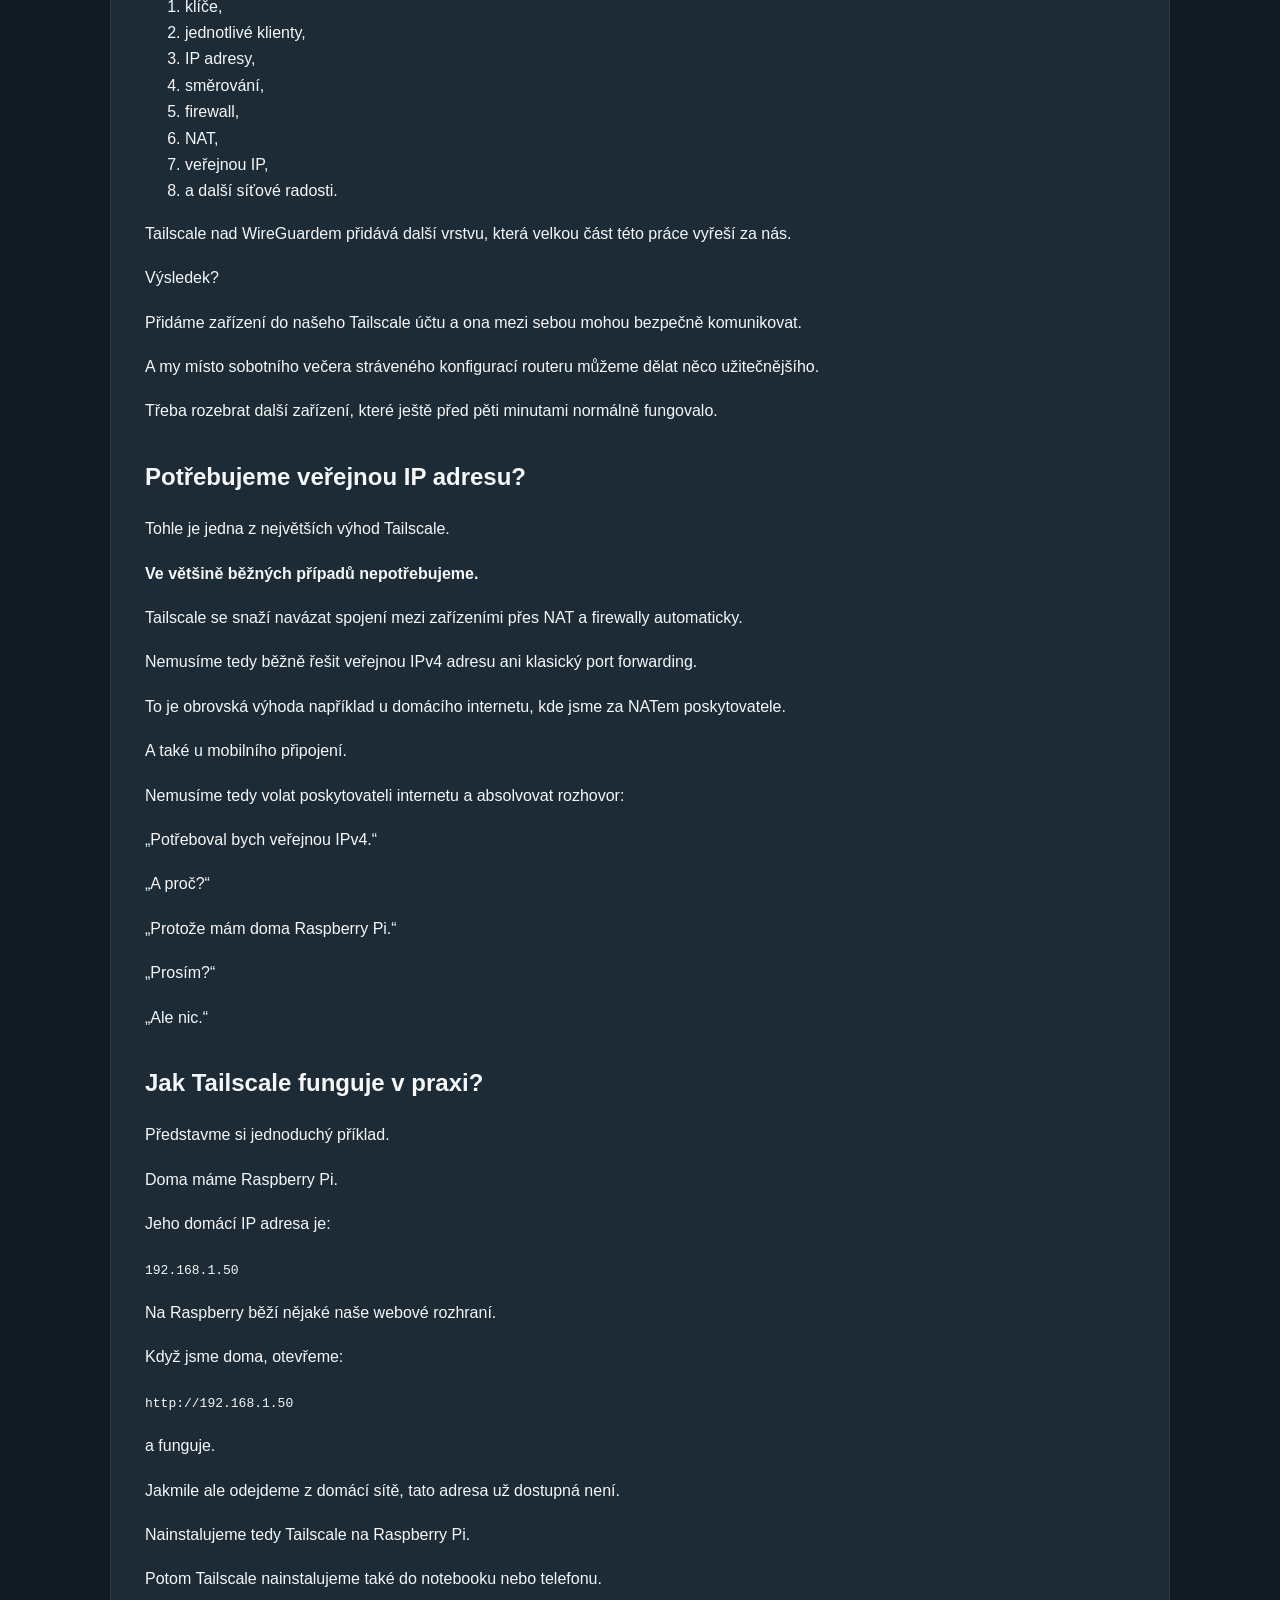
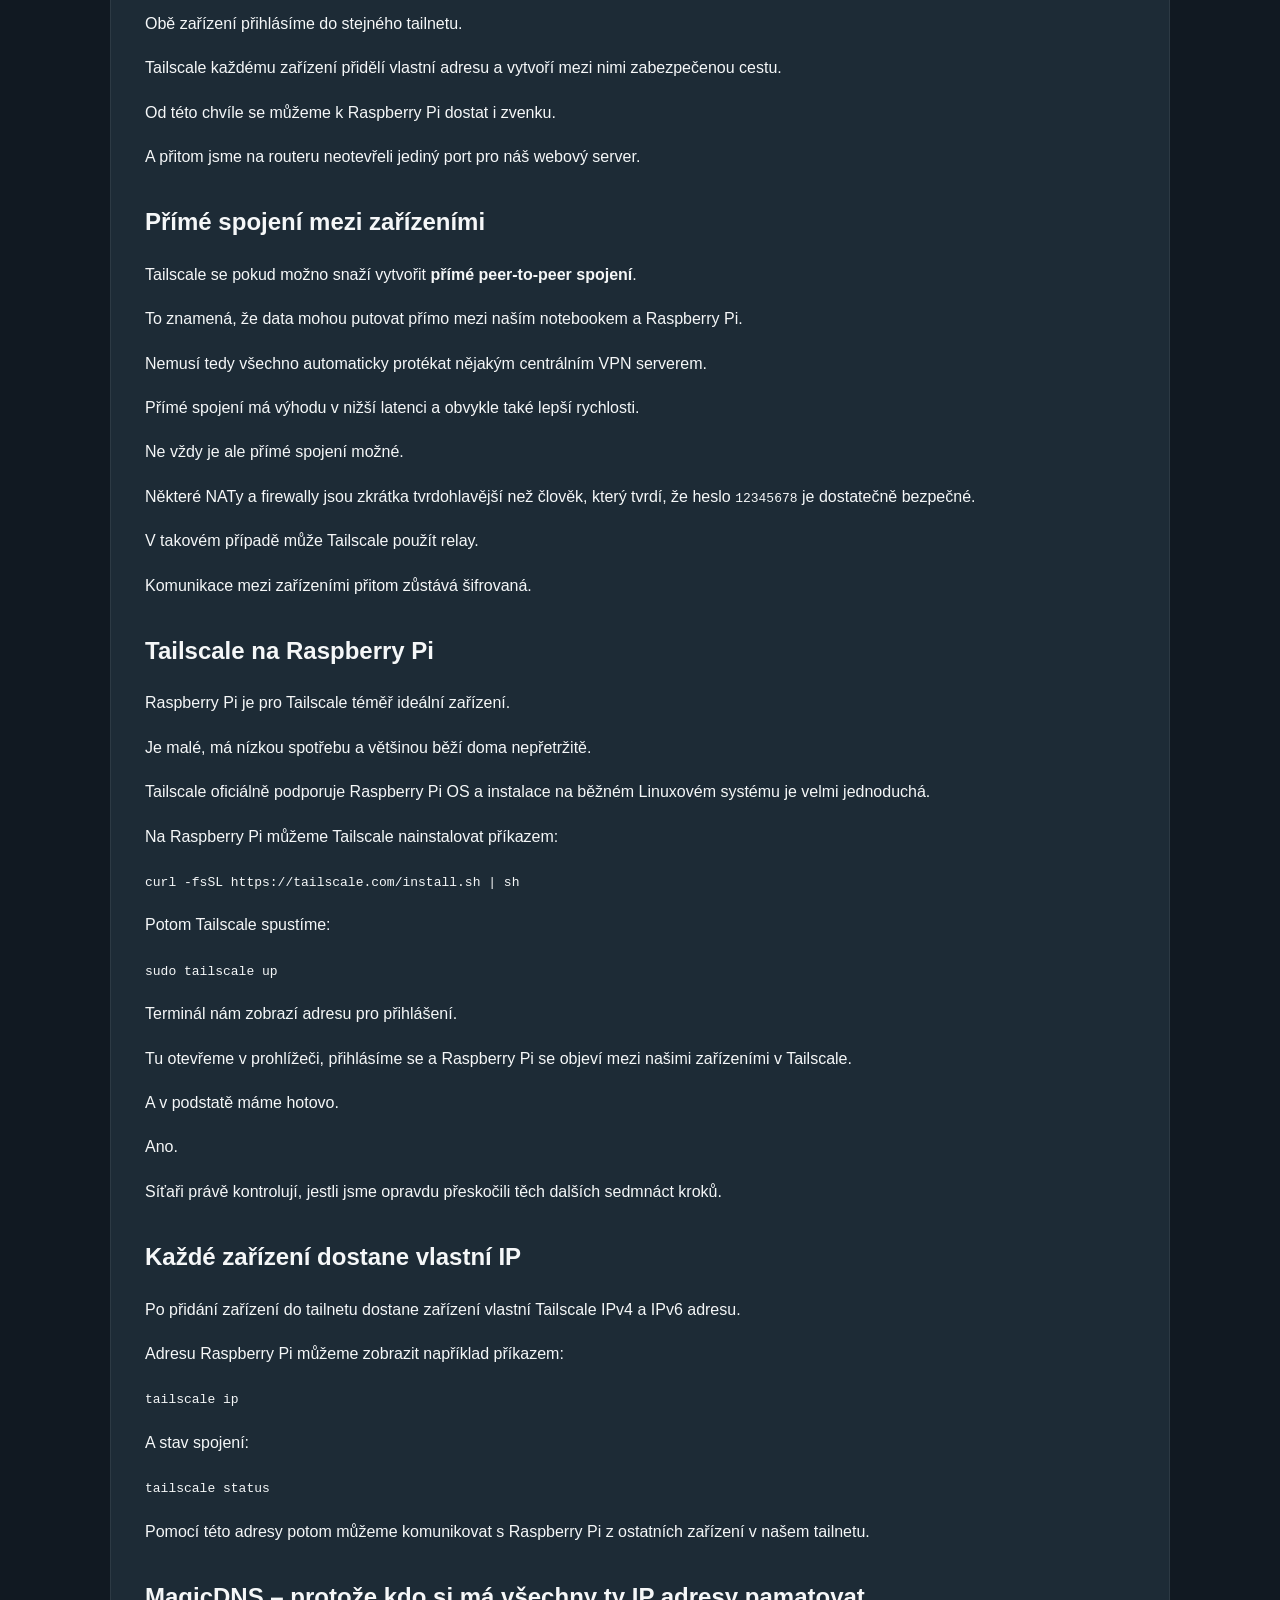
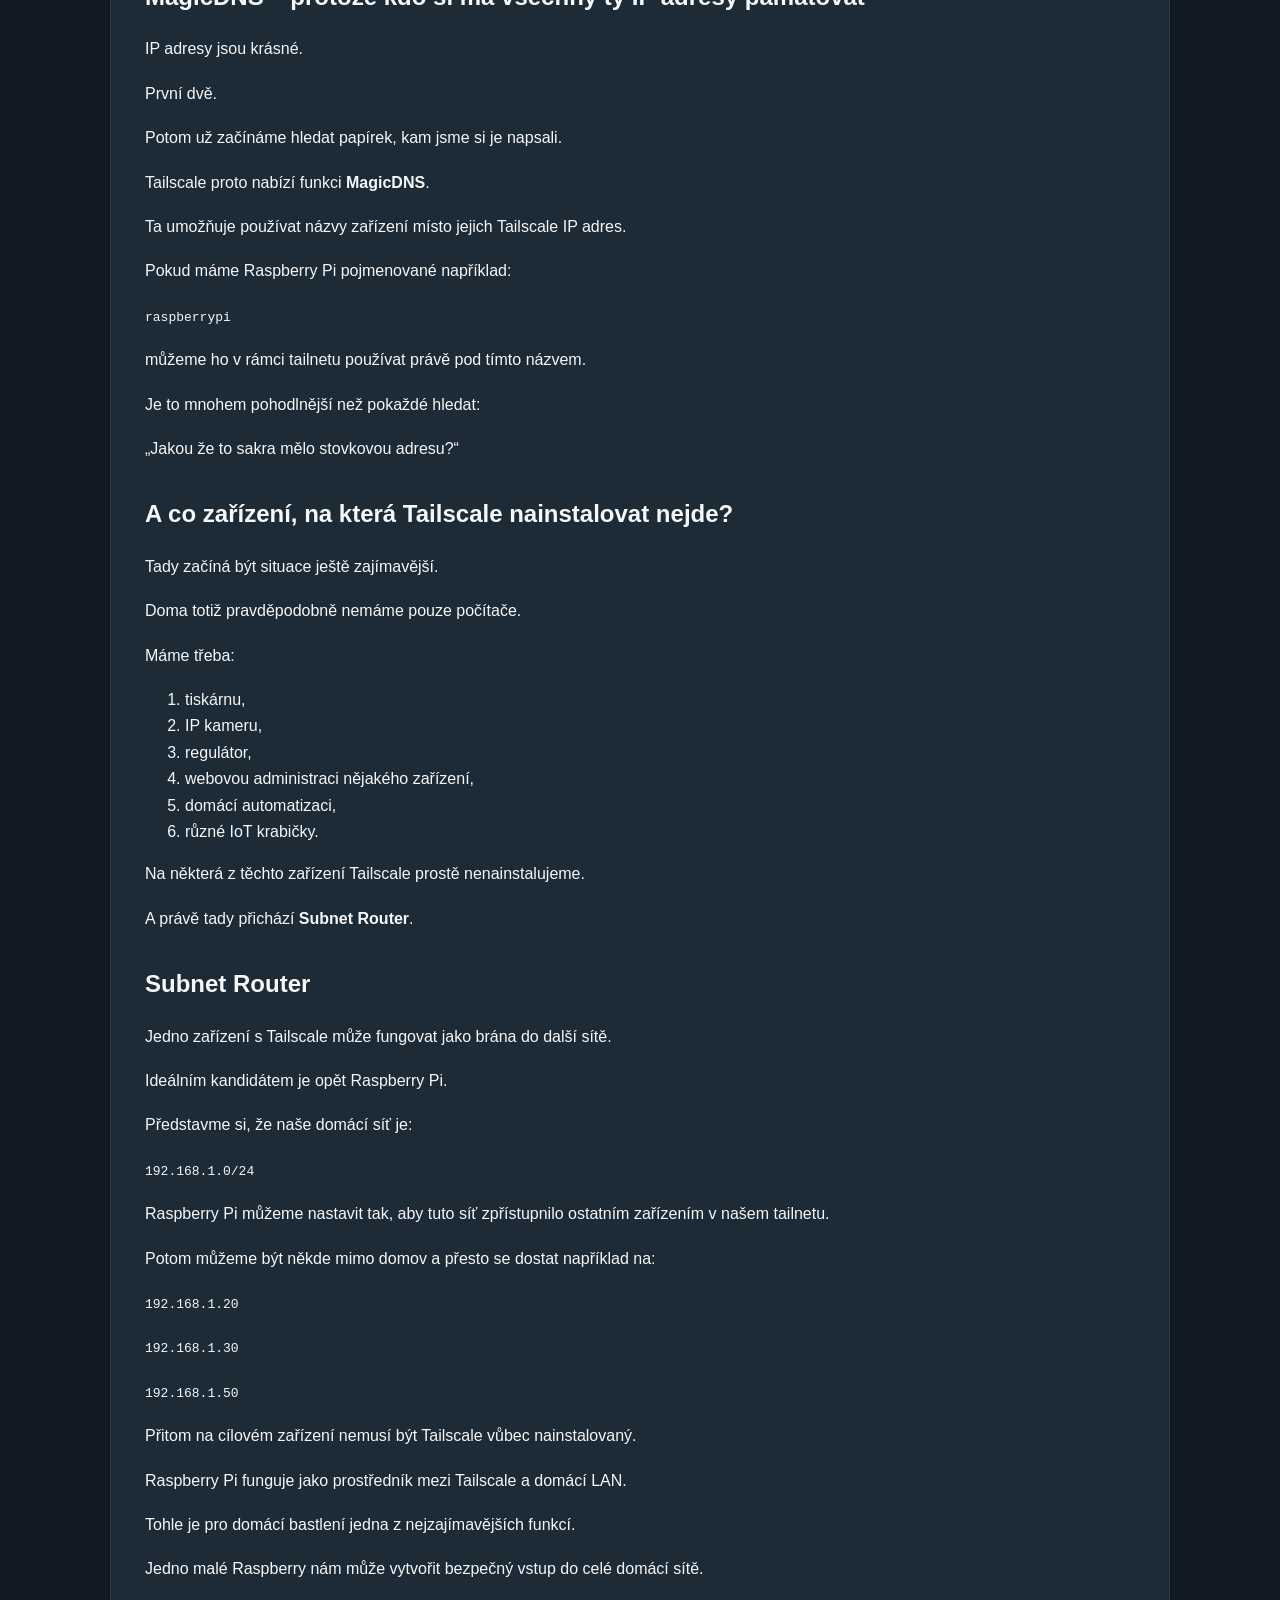
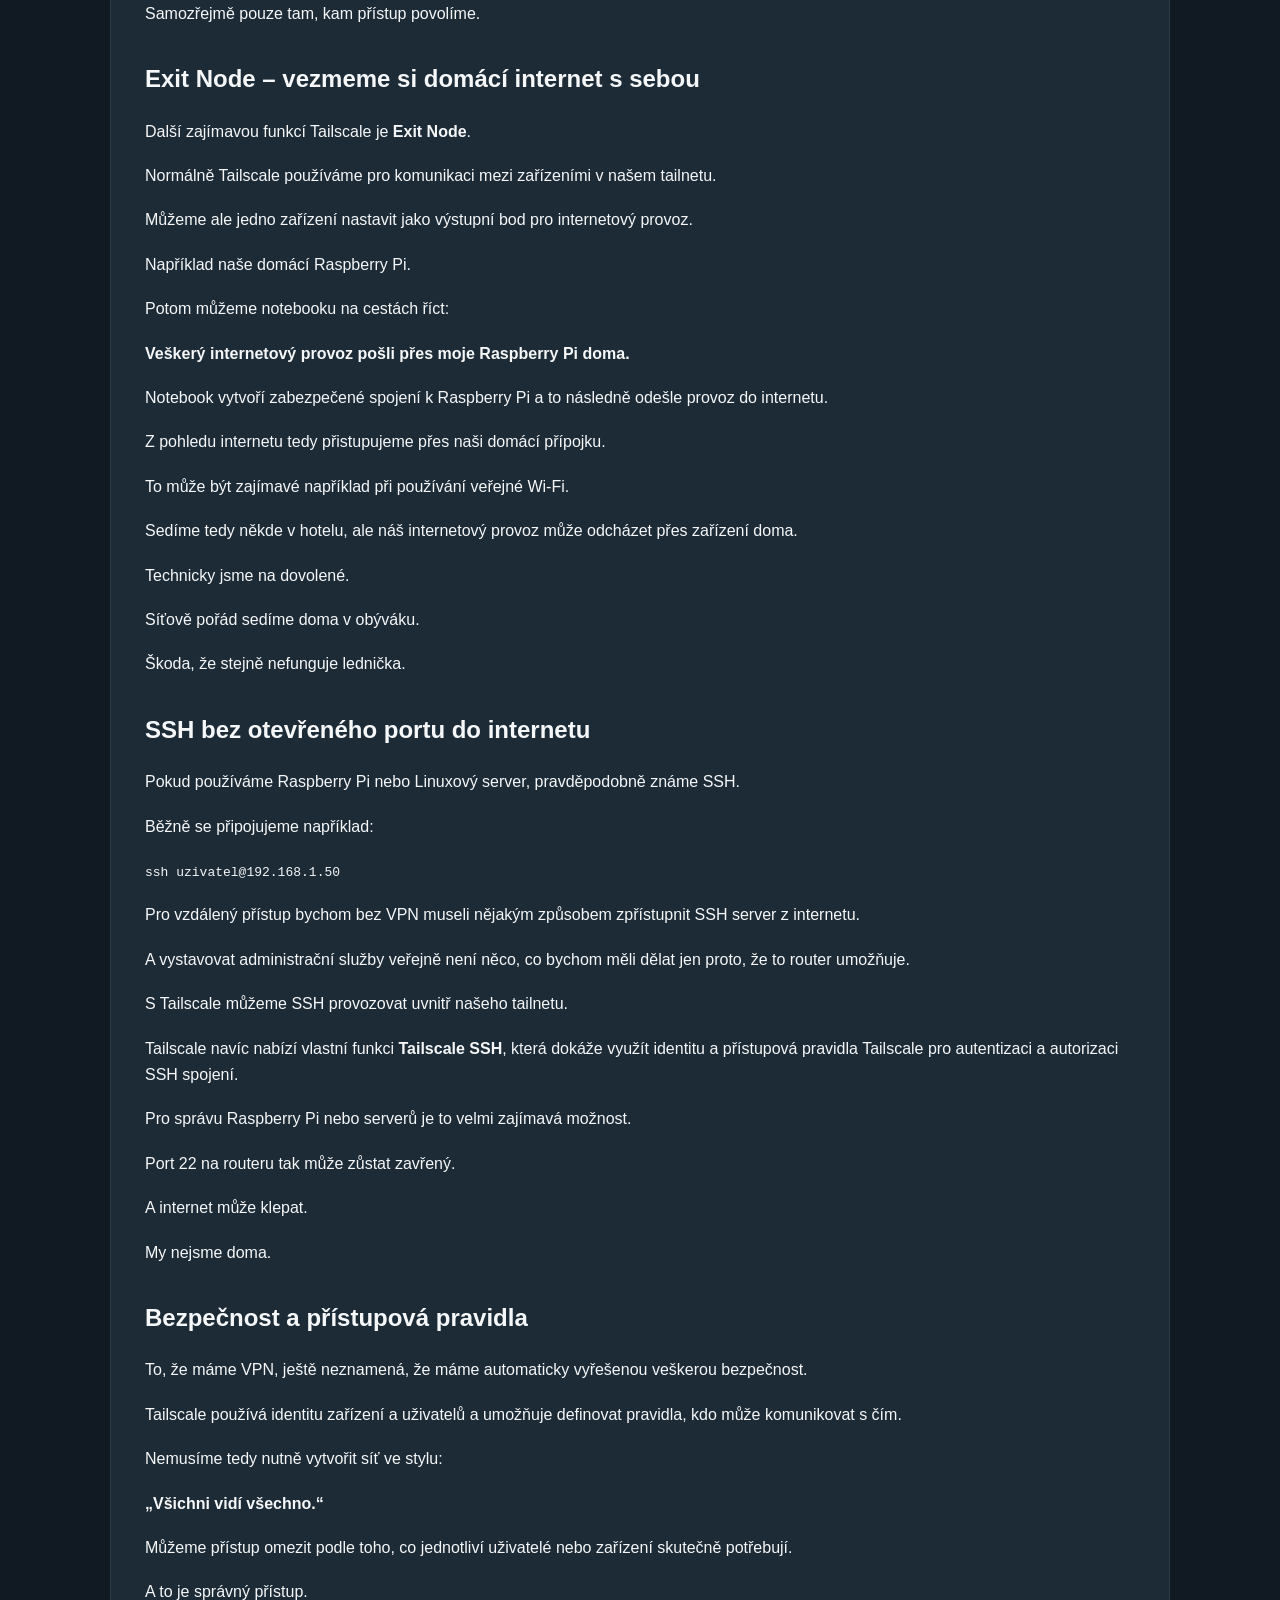
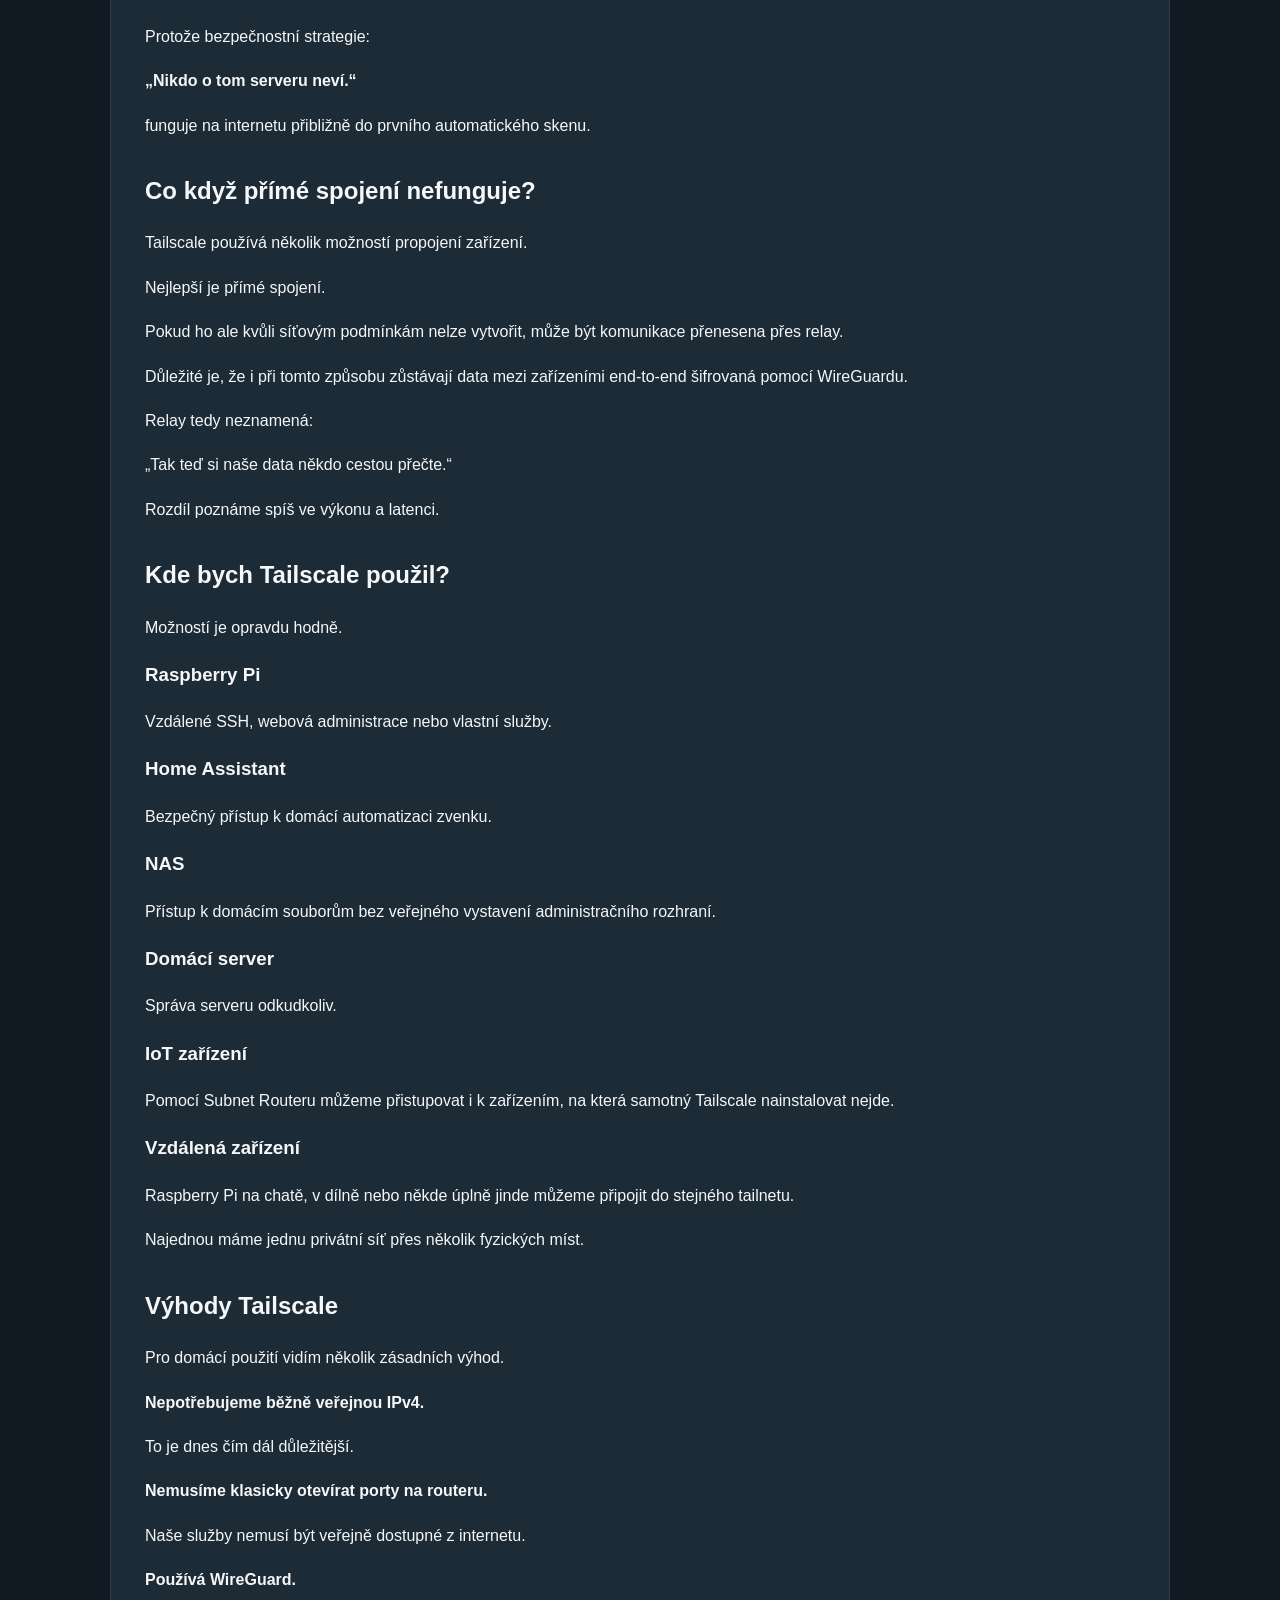
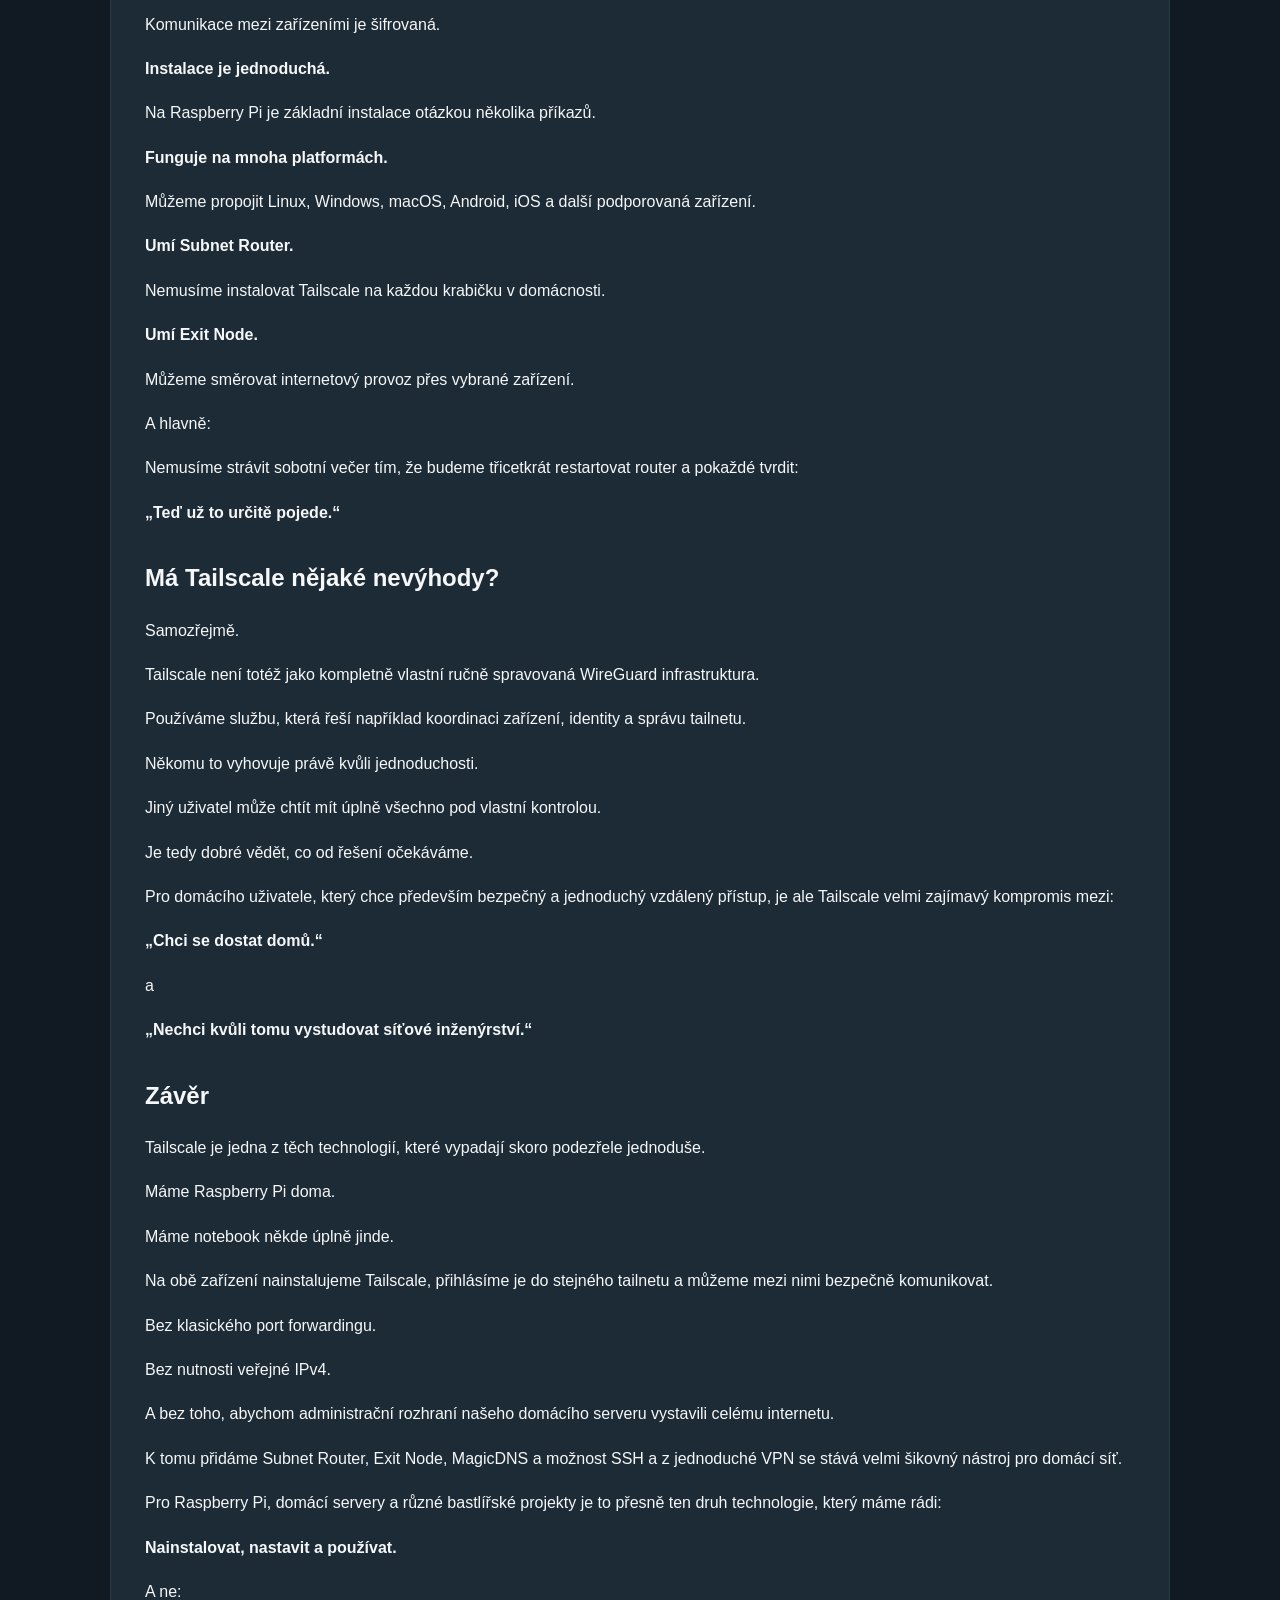
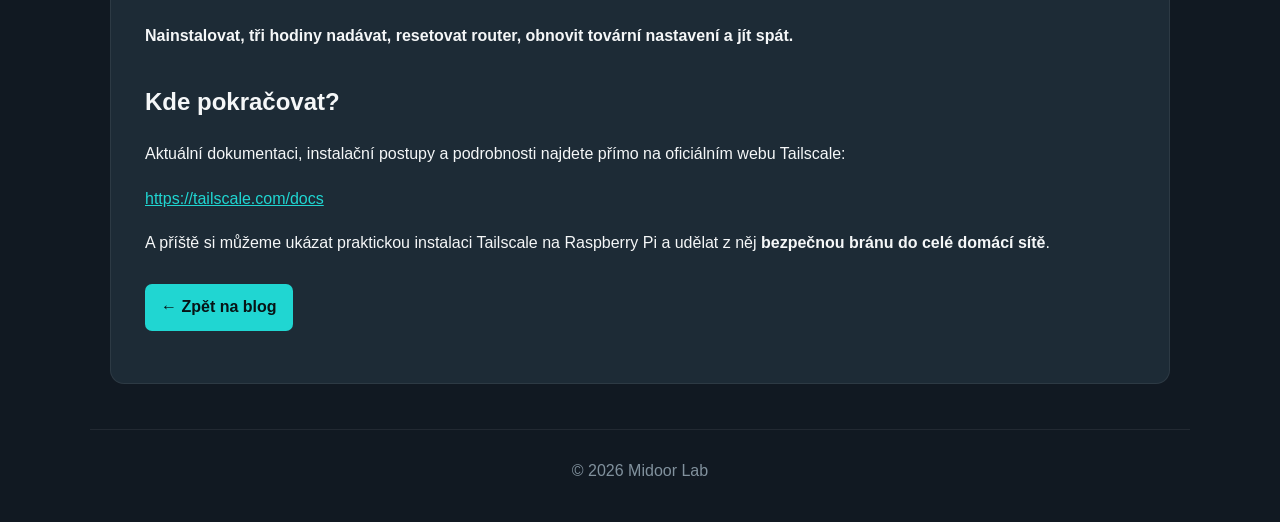
<file: clanky/tailscale-bez-verejne-ip-bez-otevrenych-portu-a-bez-vecera-straveneho-hadkou-s-r.html>
<!DOCTYPE html>

<html lang="cs">

<head>

<meta charset="UTF-8">

<meta
  name="viewport"
  content="width=device-width,initial-scale=1.0"
>

<title>Tailscale – bez veřejné IP, bez otevřených portů a bez večera stráveného hádkou s routerem | Midoor Lab</title>

<meta
  name="description"
  content="Máte doma Raspberry Pi, NAS, Home Assistant, server nebo jinou chytrou krabičku a potřebujete se k ní dostat zvenku? Dokud sedíme doma na Wi-Fi, je všechno jednoduché. Napíšeme do…"
>

<meta
  name="robots"
  content="index, follow"
>

<link
  rel="canonical"
  href="https://midoor-lab.github.io/clanky/tailscale-bez-verejne-ip-bez-otevrenych-portu-a-bez-vecera-straveneho-hadkou-s-r.html"
>

<meta
  property="og:title"
  content="Tailscale – bez veřejné IP, bez otevřených portů a bez večera stráveného hádkou s routerem"
>

<meta
  property="og:description"
  content="Máte doma Raspberry Pi, NAS, Home Assistant, server nebo jinou chytrou krabičku a potřebujete se k ní dostat zvenku? Dokud sedíme doma na Wi-Fi, je všechno jednoduché. Napíšeme do…"
>

<meta
  property="og:type"
  content="article"
>

<meta
  property="og:url"
  content="https://midoor-lab.github.io/clanky/tailscale-bez-verejne-ip-bez-otevrenych-portu-a-bez-vecera-straveneho-hadkou-s-r.html"
>



<meta
  name="twitter:card"
  content="summary"
>

<meta
  name="twitter:title"
  content="Tailscale – bez veřejné IP, bez otevřených portů a bez večera stráveného hádkou s routerem"
>

<meta
  name="twitter:description"
  content="Máte doma Raspberry Pi, NAS, Home Assistant, server nebo jinou chytrou krabičku a potřebujete se k ní dostat zvenku? Dokud sedíme doma na Wi-Fi, je všechno jednoduché. Napíšeme do…"
>

<link
  rel="stylesheet"
  href="/assets/style.css"
>

</head>


<body>


<header class="site-header">

<h1>⚡ Midoor Lab</h1>

<p>
Bastlení • Elektronika • ESP32 • Raspberry Pi • vlastní projekty
</p>

</header>


<nav class="site-nav">

<a href="/">
Domů
</a>

<a href="/meteo/">
🌦️ Meteo
</a>

<a href="/#projekty">
Projekty
</a>

<a href="/#omne">
O mně
</a>

</nav>


<main class="container">

<article class="article-content">


<div class="article-date">

23. srpna 2026

<span class="category">
Software
</span>

</div>


<h1>
Tailscale – bez veřejné IP, bez otevřených portů a bez večera stráveného hádkou s routerem
</h1>






<!-- MIDOOR_CONTENT_START -->
<h1>Máte doma Raspberry Pi, NAS, Home Assistant, server nebo jinou chytrou krabičku a potřebujete se k ní dostat zvenku?</h1><p>Dokud sedíme doma na Wi-Fi, je všechno jednoduché.</p><p>Napíšeme do prohlížeče třeba:</p><p><code>192.168.1.50</code></p><p>a jsme tam.</p><p>Jenže potom odejdeme z domu, přepneme telefon na mobilní data a naše krásná domácí IP adresa je nám asi stejně užitečná jako prodlužovačka dlouhá tři metry při cestě do Chorvatska.</p><p>Potřebujeme <strong>vzdálený přístup</strong>.</p><p>A přesně tady přichází na scénu <strong>Tailscale</strong>.</p><h2>Co je Tailscale?</h2><p>Tailscale je služba, pomocí které můžeme bezpečně propojit zařízení přes internet do jedné privátní sítě.</p><p>Můžeme tak propojit například:</p><ol><li data-list="bullet"><span class="ql-ui" contenteditable="false"></span>Raspberry Pi doma,</li><li data-list="bullet"><span class="ql-ui" contenteditable="false"></span>notebook,</li><li data-list="bullet"><span class="ql-ui" contenteditable="false"></span>mobilní telefon,</li><li data-list="bullet"><span class="ql-ui" contenteditable="false"></span>NAS,</li><li data-list="bullet"><span class="ql-ui" contenteditable="false"></span>domácí server,</li><li data-list="bullet"><span class="ql-ui" contenteditable="false"></span>počítač v dílně,</li><li data-list="bullet"><span class="ql-ui" contenteditable="false"></span>VPS v datacentru,</li><li data-list="bullet"><span class="ql-ui" contenteditable="false"></span>nebo další zařízení na úplně jiné internetové přípojce.</li></ol><p>Zařízení přitom nemusí být ve stejné fyzické síti.</p><p>Jedno může být doma, druhé na mobilních datech a třetí klidně někde na druhém konci republiky.</p><p>Po připojení do Tailscale se ale mohou chovat skoro tak, jako kdyby byla ve stejné privátní síti.</p><p>Této síti Tailscale říká <strong>tailnet</strong>.</p><h2>Co běží pod kapotou?</h2><p>Tailscale používá <strong>WireGuard</strong>.</p><p>WireGuard je moderní VPN protokol určený pro vytváření šifrovaných spojení mezi zařízeními.</p><p>Samotný WireGuard je skvělý.</p><p>Jenže pokud si všechno stavíme ručně, začneme řešit:</p><ol><li data-list="bullet"><span class="ql-ui" contenteditable="false"></span>klíče,</li><li data-list="bullet"><span class="ql-ui" contenteditable="false"></span>jednotlivé klienty,</li><li data-list="bullet"><span class="ql-ui" contenteditable="false"></span>IP adresy,</li><li data-list="bullet"><span class="ql-ui" contenteditable="false"></span>směrování,</li><li data-list="bullet"><span class="ql-ui" contenteditable="false"></span>firewall,</li><li data-list="bullet"><span class="ql-ui" contenteditable="false"></span>NAT,</li><li data-list="bullet"><span class="ql-ui" contenteditable="false"></span>veřejnou IP,</li><li data-list="bullet"><span class="ql-ui" contenteditable="false"></span>a další síťové radosti.</li></ol><p>Tailscale nad WireGuardem přidává další vrstvu, která velkou část této práce vyřeší za nás.</p><p>Výsledek?</p><p>Přidáme zařízení do našeho Tailscale účtu a ona mezi sebou mohou bezpečně komunikovat.</p><p>A my místo sobotního večera stráveného konfigurací routeru můžeme dělat něco užitečnějšího.</p><p>Třeba rozebrat další zařízení, které ještě před pěti minutami normálně fungovalo.</p><h2>Potřebujeme veřejnou IP adresu?</h2><p>Tohle je jedna z největších výhod Tailscale.</p><p><strong>Ve většině běžných případů nepotřebujeme.</strong></p><p>Tailscale se snaží navázat spojení mezi zařízeními přes NAT a firewally automaticky.</p><p>Nemusíme tedy běžně řešit veřejnou IPv4 adresu ani klasický port forwarding.</p><p>To je obrovská výhoda například u domácího internetu, kde jsme za NATem poskytovatele.</p><p>A také u mobilního připojení.</p><p>Nemusíme tedy volat poskytovateli internetu a absolvovat rozhovor:</p><p>„Potřeboval bych veřejnou IPv4.“</p><p>„A proč?“</p><p>„Protože mám doma Raspberry Pi.“</p><p>„Prosím?“</p><p>„Ale nic.“</p><h2>Jak Tailscale funguje v praxi?</h2><p>Představme si jednoduchý příklad.</p><p>Doma máme Raspberry Pi.</p><p>Jeho domácí IP adresa je:</p><p><code>192.168.1.50</code></p><p>Na Raspberry běží nějaké naše webové rozhraní.</p><p>Když jsme doma, otevřeme:</p><p><code>http://192.168.1.50</code></p><p>a funguje.</p><p>Jakmile ale odejdeme z domácí sítě, tato adresa už dostupná není.</p><p>Nainstalujeme tedy Tailscale na Raspberry Pi.</p><p>Potom Tailscale nainstalujeme také do notebooku nebo telefonu.</p><p>Obě zařízení přihlásíme do stejného tailnetu.</p><p>Tailscale každému zařízení přidělí vlastní adresu a vytvoří mezi nimi zabezpečenou cestu.</p><p>Od této chvíle se můžeme k Raspberry Pi dostat i zvenku.</p><p>A přitom jsme na routeru neotevřeli jediný port pro náš webový server.</p><h2>Přímé spojení mezi zařízeními</h2><p>Tailscale se pokud možno snaží vytvořit <strong>přímé peer-to-peer spojení</strong>.</p><p>To znamená, že data mohou putovat přímo mezi naším notebookem a Raspberry Pi.</p><p>Nemusí tedy všechno automaticky protékat nějakým centrálním VPN serverem.</p><p>Přímé spojení má výhodu v nižší latenci a obvykle také lepší rychlosti.</p><p>Ne vždy je ale přímé spojení možné.</p><p>Některé NATy a firewally jsou zkrátka tvrdohlavější než člověk, který tvrdí, že heslo <code>12345678</code> je dostatečně bezpečné.</p><p>V takovém případě může Tailscale použít relay.</p><p>Komunikace mezi zařízeními přitom zůstává šifrovaná.</p><h2>Tailscale na Raspberry Pi</h2><p>Raspberry Pi je pro Tailscale téměř ideální zařízení.</p><p>Je malé, má nízkou spotřebu a většinou běží doma nepřetržitě.</p><p>Tailscale oficiálně podporuje Raspberry Pi OS a instalace na běžném Linuxovém systému je velmi jednoduchá.</p><p>Na Raspberry Pi můžeme Tailscale nainstalovat příkazem:</p><p><code>curl -fsSL https://tailscale.com/install.sh | sh</code></p><p>Potom Tailscale spustíme:</p><p><code>sudo tailscale up</code></p><p>Terminál nám zobrazí adresu pro přihlášení.</p><p>Tu otevřeme v prohlížeči, přihlásíme se a Raspberry Pi se objeví mezi našimi zařízeními v Tailscale.</p><p>A v podstatě máme hotovo.</p><p>Ano.</p><p>Síťaři právě kontrolují, jestli jsme opravdu přeskočili těch dalších sedmnáct kroků.</p><h2>Každé zařízení dostane vlastní IP</h2><p>Po přidání zařízení do tailnetu dostane zařízení vlastní Tailscale IPv4 a IPv6 adresu.</p><p>Adresu Raspberry Pi můžeme zobrazit například příkazem:</p><p><code>tailscale ip</code></p><p>A stav spojení:</p><p><code>tailscale status</code></p><p>Pomocí této adresy potom můžeme komunikovat s Raspberry Pi z ostatních zařízení v našem tailnetu.</p><h2>MagicDNS – protože kdo si má všechny ty IP adresy pamatovat</h2><p>IP adresy jsou krásné.</p><p>První dvě.</p><p>Potom už začínáme hledat papírek, kam jsme si je napsali.</p><p>Tailscale proto nabízí funkci <strong>MagicDNS</strong>.</p><p>Ta umožňuje používat názvy zařízení místo jejich Tailscale IP adres.</p><p>Pokud máme Raspberry Pi pojmenované například:</p><p><code>raspberrypi</code></p><p>můžeme ho v rámci tailnetu používat právě pod tímto názvem.</p><p>Je to mnohem pohodlnější než pokaždé hledat:</p><p>„Jakou že to sakra mělo stovkovou adresu?“</p><h2>A co zařízení, na která Tailscale nainstalovat nejde?</h2><p>Tady začíná být situace ještě zajímavější.</p><p>Doma totiž pravděpodobně nemáme pouze počítače.</p><p>Máme třeba:</p><ol><li data-list="bullet"><span class="ql-ui" contenteditable="false"></span>tiskárnu,</li><li data-list="bullet"><span class="ql-ui" contenteditable="false"></span>IP kameru,</li><li data-list="bullet"><span class="ql-ui" contenteditable="false"></span>regulátor,</li><li data-list="bullet"><span class="ql-ui" contenteditable="false"></span>webovou administraci nějakého zařízení,</li><li data-list="bullet"><span class="ql-ui" contenteditable="false"></span>domácí automatizaci,</li><li data-list="bullet"><span class="ql-ui" contenteditable="false"></span>různé IoT krabičky.</li></ol><p>Na některá z těchto zařízení Tailscale prostě nenainstalujeme.</p><p>A právě tady přichází <strong>Subnet Router</strong>.</p><h2>Subnet Router</h2><p>Jedno zařízení s Tailscale může fungovat jako brána do další sítě.</p><p>Ideálním kandidátem je opět Raspberry Pi.</p><p>Představme si, že naše domácí síť je:</p><p><code>192.168.1.0/24</code></p><p>Raspberry Pi můžeme nastavit tak, aby tuto síť zpřístupnilo ostatním zařízením v našem tailnetu.</p><p>Potom můžeme být někde mimo domov a přesto se dostat například na:</p><p><code>192.168.1.20</code></p><p><code>192.168.1.30</code></p><p><code>192.168.1.50</code></p><p>Přitom na cílovém zařízení nemusí být Tailscale vůbec nainstalovaný.</p><p>Raspberry Pi funguje jako prostředník mezi Tailscale a domácí LAN.</p><p>Tohle je pro domácí bastlení jedna z nejzajímavějších funkcí.</p><p>Jedno malé Raspberry nám může vytvořit bezpečný vstup do celé domácí sítě.</p><p>Samozřejmě pouze tam, kam přístup povolíme.</p><h2>Exit Node – vezmeme si domácí internet s sebou</h2><p>Další zajímavou funkcí Tailscale je <strong>Exit Node</strong>.</p><p>Normálně Tailscale používáme pro komunikaci mezi zařízeními v našem tailnetu.</p><p>Můžeme ale jedno zařízení nastavit jako výstupní bod pro internetový provoz.</p><p>Například naše domácí Raspberry Pi.</p><p>Potom můžeme notebooku na cestách říct:</p><p><strong>Veškerý internetový provoz pošli přes moje Raspberry Pi doma.</strong></p><p>Notebook vytvoří zabezpečené spojení k Raspberry Pi a to následně odešle provoz do internetu.</p><p>Z pohledu internetu tedy přistupujeme přes naši domácí přípojku.</p><p>To může být zajímavé například při používání veřejné Wi-Fi.</p><p>Sedíme tedy někde v hotelu, ale náš internetový provoz může odcházet přes zařízení doma.</p><p>Technicky jsme na dovolené.</p><p>Síťově pořád sedíme doma v obýváku.</p><p>Škoda, že stejně nefunguje lednička.</p><h2>SSH bez otevřeného portu do internetu</h2><p>Pokud používáme Raspberry Pi nebo Linuxový server, pravděpodobně známe SSH.</p><p>Běžně se připojujeme například:</p><p><code>ssh uzivatel@192.168.1.50</code></p><p>Pro vzdálený přístup bychom bez VPN museli nějakým způsobem zpřístupnit SSH server z internetu.</p><p>A vystavovat administrační služby veřejně není něco, co bychom měli dělat jen proto, že to router umožňuje.</p><p>S Tailscale můžeme SSH provozovat uvnitř našeho tailnetu.</p><p>Tailscale navíc nabízí vlastní funkci <strong>Tailscale SSH</strong>, která dokáže využít identitu a přístupová pravidla Tailscale pro autentizaci a autorizaci SSH spojení.</p><p>Pro správu Raspberry Pi nebo serverů je to velmi zajímavá možnost.</p><p>Port 22 na routeru tak může zůstat zavřený.</p><p>A internet může klepat.</p><p>My nejsme doma.</p><h2>Bezpečnost a přístupová pravidla</h2><p>To, že máme VPN, ještě neznamená, že máme automaticky vyřešenou veškerou bezpečnost.</p><p>Tailscale používá identitu zařízení a uživatelů a umožňuje definovat pravidla, kdo může komunikovat s čím.</p><p>Nemusíme tedy nutně vytvořit síť ve stylu:</p><p><strong>„Všichni vidí všechno.“</strong></p><p>Můžeme přístup omezit podle toho, co jednotliví uživatelé nebo zařízení skutečně potřebují.</p><p>A to je správný přístup.</p><p>Protože bezpečnostní strategie:</p><p><strong>„Nikdo o tom serveru neví.“</strong></p><p>funguje na internetu přibližně do prvního automatického skenu.</p><h2>Co když přímé spojení nefunguje?</h2><p>Tailscale používá několik možností propojení zařízení.</p><p>Nejlepší je přímé spojení.</p><p>Pokud ho ale kvůli síťovým podmínkám nelze vytvořit, může být komunikace přenesena přes relay.</p><p>Důležité je, že i při tomto způsobu zůstávají data mezi zařízeními end-to-end šifrovaná pomocí WireGuardu.</p><p>Relay tedy neznamená:</p><p>„Tak teď si naše data někdo cestou přečte.“</p><p>Rozdíl poznáme spíš ve výkonu a latenci.</p><h2>Kde bych Tailscale použil?</h2><p>Možností je opravdu hodně.</p><h3>Raspberry Pi</h3><p>Vzdálené SSH, webová administrace nebo vlastní služby.</p><h3>Home Assistant</h3><p>Bezpečný přístup k domácí automatizaci zvenku.</p><h3>NAS</h3><p>Přístup k domácím souborům bez veřejného vystavení administračního rozhraní.</p><h3>Domácí server</h3><p>Správa serveru odkudkoliv.</p><h3>IoT zařízení</h3><p>Pomocí Subnet Routeru můžeme přistupovat i k zařízením, na která samotný Tailscale nainstalovat nejde.</p><h3>Vzdálená zařízení</h3><p>Raspberry Pi na chatě, v dílně nebo někde úplně jinde můžeme připojit do stejného tailnetu.</p><p>Najednou máme jednu privátní síť přes několik fyzických míst.</p><h2>Výhody Tailscale</h2><p>Pro domácí použití vidím několik zásadních výhod.</p><p><strong>Nepotřebujeme běžně veřejnou IPv4.</strong></p><p>To je dnes čím dál důležitější.</p><p><strong>Nemusíme klasicky otevírat porty na routeru.</strong></p><p>Naše služby nemusí být veřejně dostupné z internetu.</p><p><strong>Používá WireGuard.</strong></p><p>Komunikace mezi zařízeními je šifrovaná.</p><p><strong>Instalace je jednoduchá.</strong></p><p>Na Raspberry Pi je základní instalace otázkou několika příkazů.</p><p><strong>Funguje na mnoha platformách.</strong></p><p>Můžeme propojit Linux, Windows, macOS, Android, iOS a další podporovaná zařízení.</p><p><strong>Umí Subnet Router.</strong></p><p>Nemusíme instalovat Tailscale na každou krabičku v domácnosti.</p><p><strong>Umí Exit Node.</strong></p><p>Můžeme směrovat internetový provoz přes vybrané zařízení.</p><p>A hlavně:</p><p>Nemusíme strávit sobotní večer tím, že budeme třicetkrát restartovat router a pokaždé tvrdit:</p><p><strong>„Teď už to určitě pojede.“</strong></p><h2>Má Tailscale nějaké nevýhody?</h2><p>Samozřejmě.</p><p>Tailscale není totéž jako kompletně vlastní ručně spravovaná WireGuard infrastruktura.</p><p>Používáme službu, která řeší například koordinaci zařízení, identity a správu tailnetu.</p><p>Někomu to vyhovuje právě kvůli jednoduchosti.</p><p>Jiný uživatel může chtít mít úplně všechno pod vlastní kontrolou.</p><p>Je tedy dobré vědět, co od řešení očekáváme.</p><p>Pro domácího uživatele, který chce především bezpečný a jednoduchý vzdálený přístup, je ale Tailscale velmi zajímavý kompromis mezi:</p><p><strong>„Chci se dostat domů.“</strong></p><p>a</p><p><strong>„Nechci kvůli tomu vystudovat síťové inženýrství.“</strong></p><h2>Závěr</h2><p>Tailscale je jedna z těch technologií, které vypadají skoro podezřele jednoduše.</p><p>Máme Raspberry Pi doma.</p><p>Máme notebook někde úplně jinde.</p><p>Na obě zařízení nainstalujeme Tailscale, přihlásíme je do stejného tailnetu a můžeme mezi nimi bezpečně komunikovat.</p><p>Bez klasického port forwardingu.</p><p>Bez nutnosti veřejné IPv4.</p><p>A bez toho, abychom administrační rozhraní našeho domácího serveru vystavili celému internetu.</p><p>K tomu přidáme Subnet Router, Exit Node, MagicDNS a možnost SSH a z jednoduché VPN se stává velmi šikovný nástroj pro domácí síť.</p><p>Pro Raspberry Pi, domácí servery a různé bastlířské projekty je to přesně ten druh technologie, který máme rádi:</p><p><strong>Nainstalovat, nastavit a používat.</strong></p><p>A ne:</p><p><strong>Nainstalovat, tři hodiny nadávat, resetovat router, obnovit tovární nastavení a jít spát.</strong></p><h2>Kde pokračovat?</h2><p>Aktuální dokumentaci, instalační postupy a podrobnosti najdete přímo na oficiálním webu Tailscale:</p><p><a href="https://tailscale.com/docs" rel="noopener noreferrer" target="_blank">https://tailscale.com/docs</a></p><p>A příště si můžeme ukázat praktickou instalaci Tailscale na Raspberry Pi a udělat z něj <strong>bezpečnou bránu do celé domácí sítě</strong>.</p>
<!-- MIDOOR_CONTENT_END -->


<p>

<a
  class="button"
  href="/"
>
← Zpět na blog
</a>

</p>


</article>

</main>


<footer class="site-footer">

© 2026 Midoor Lab

</footer>


</body>

</html>
</file>
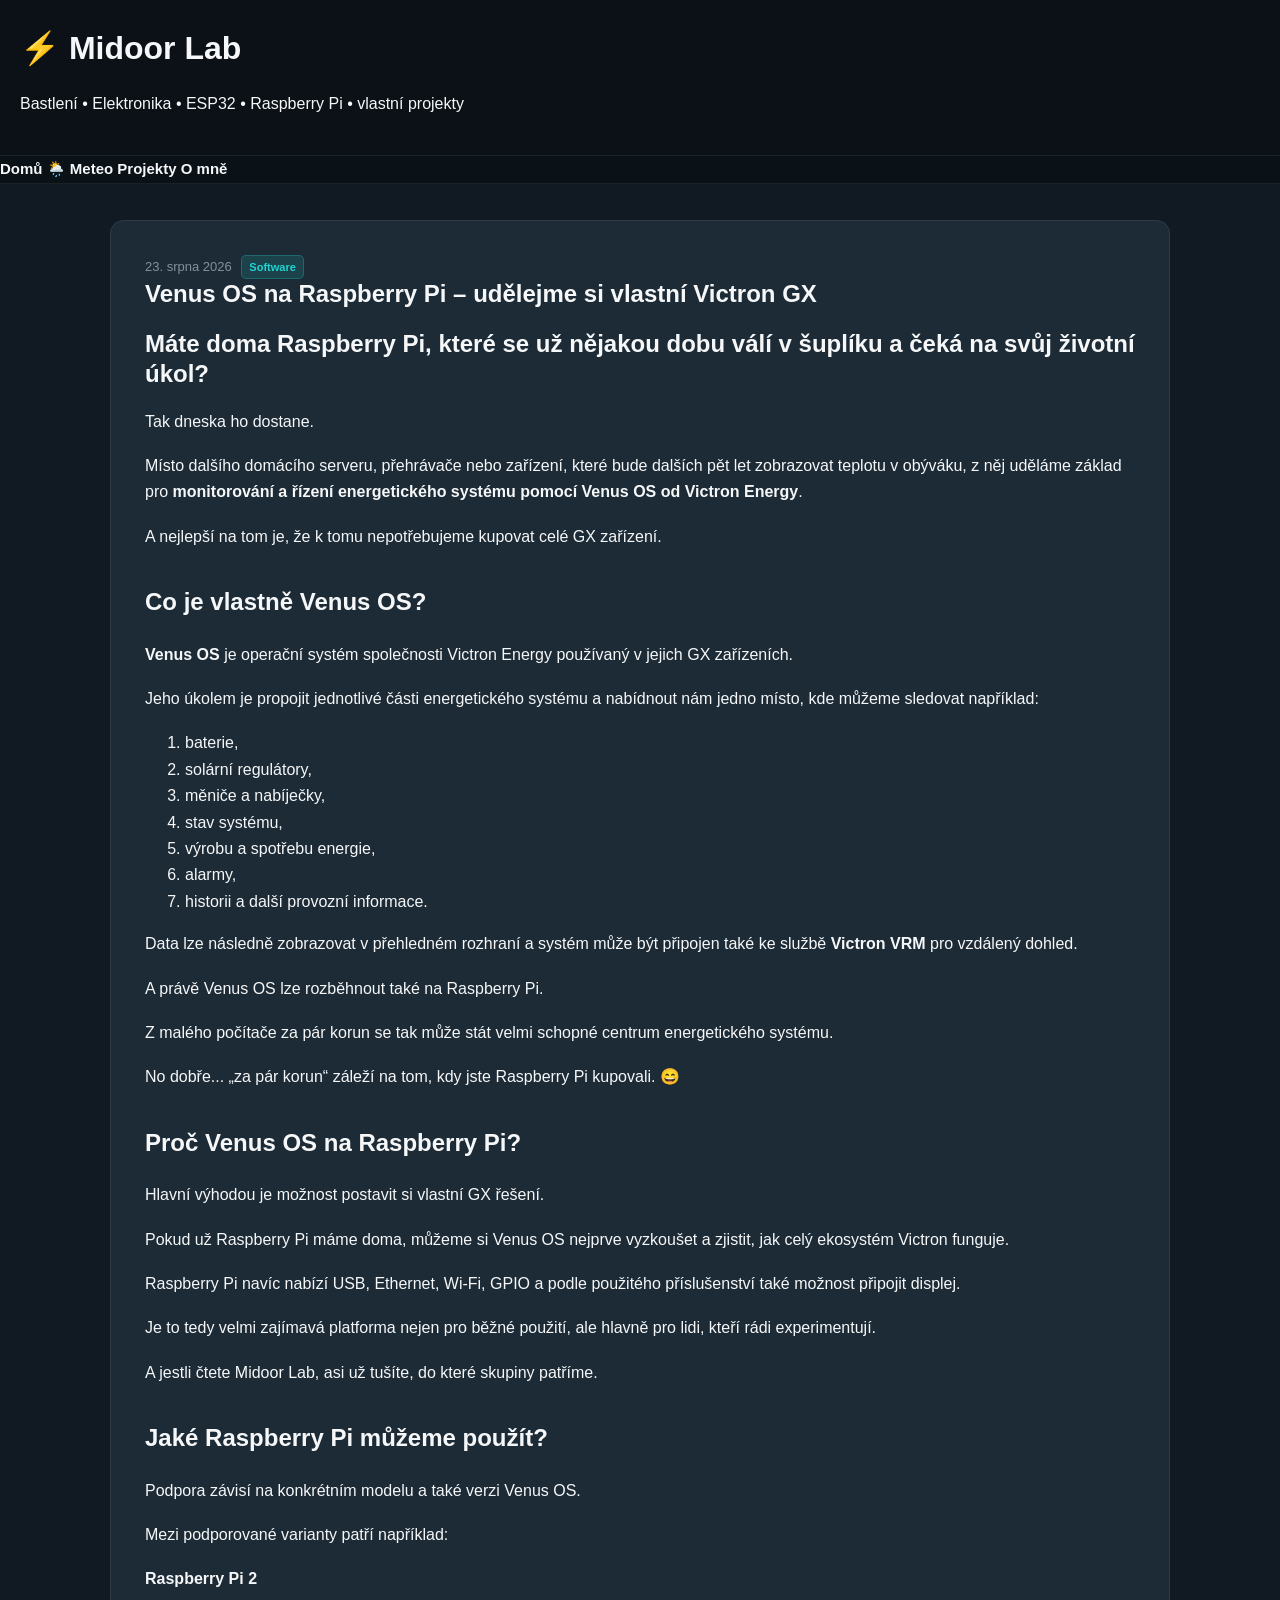
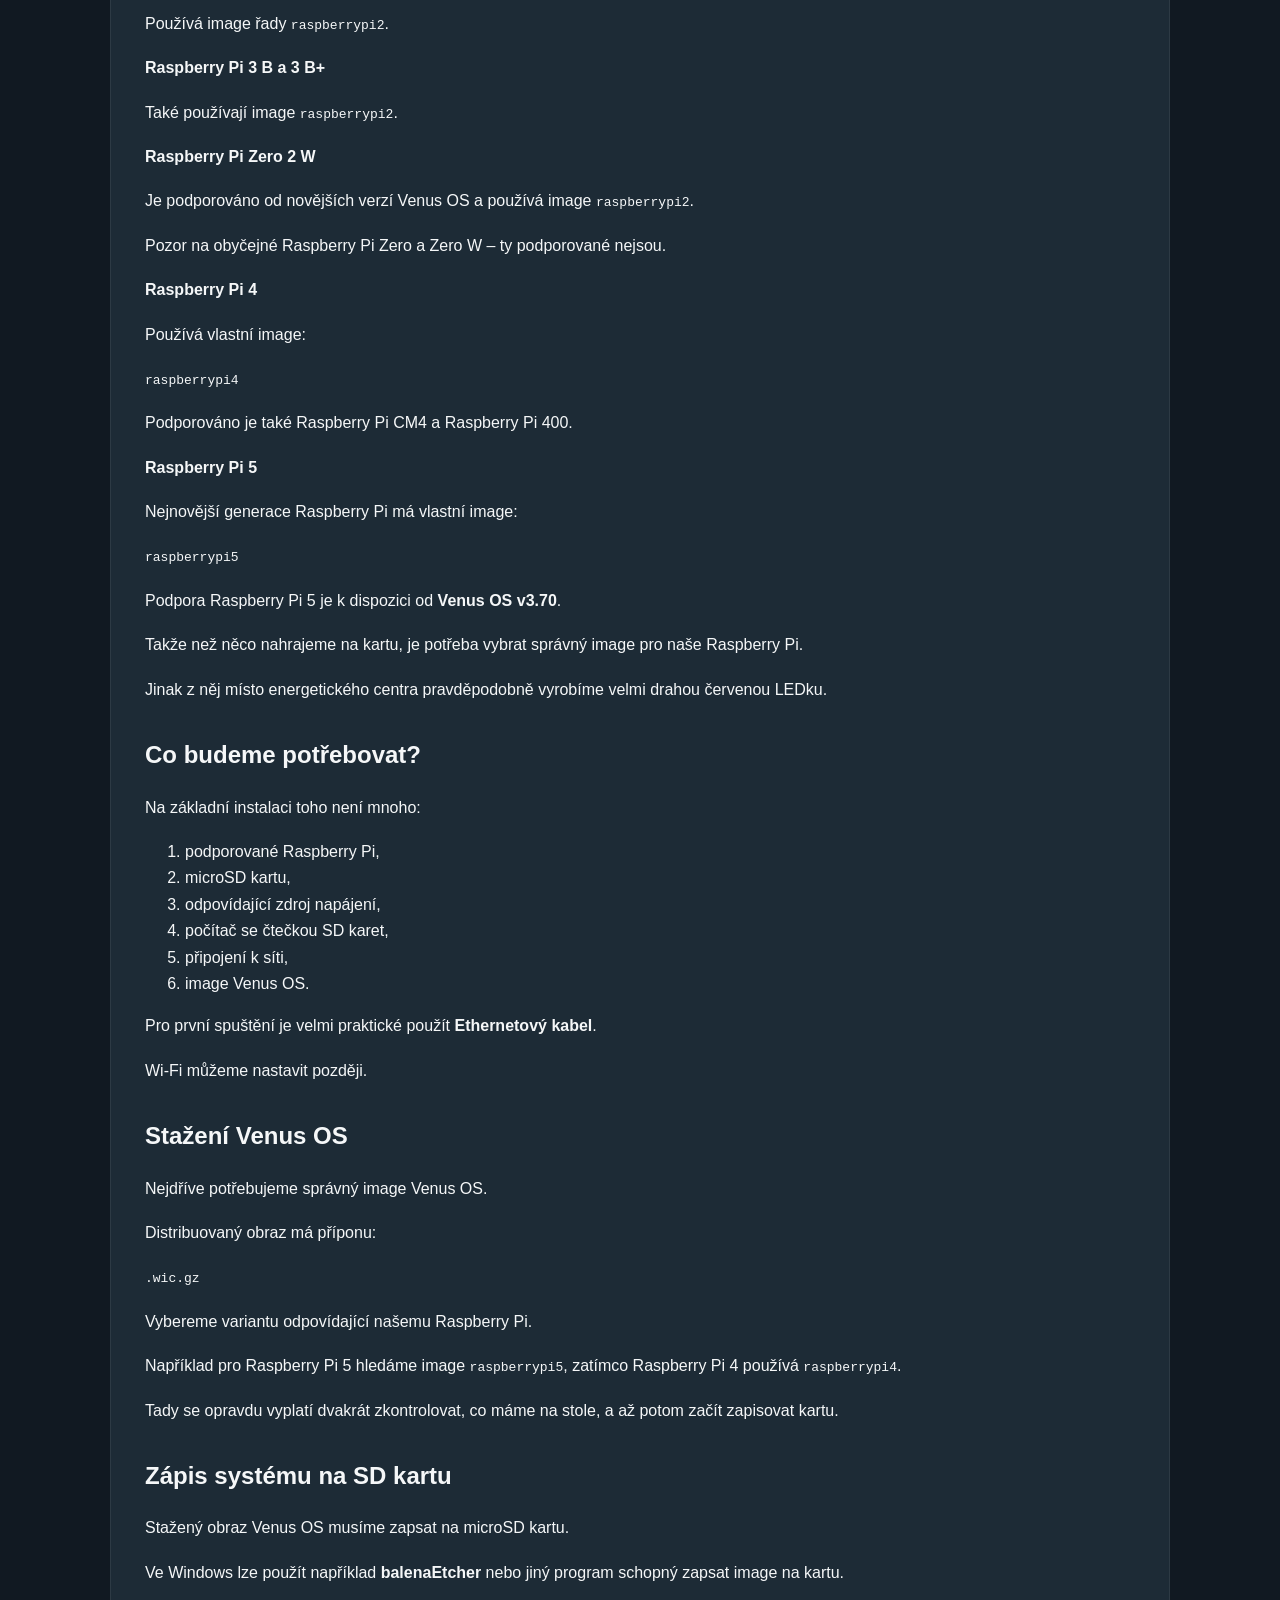
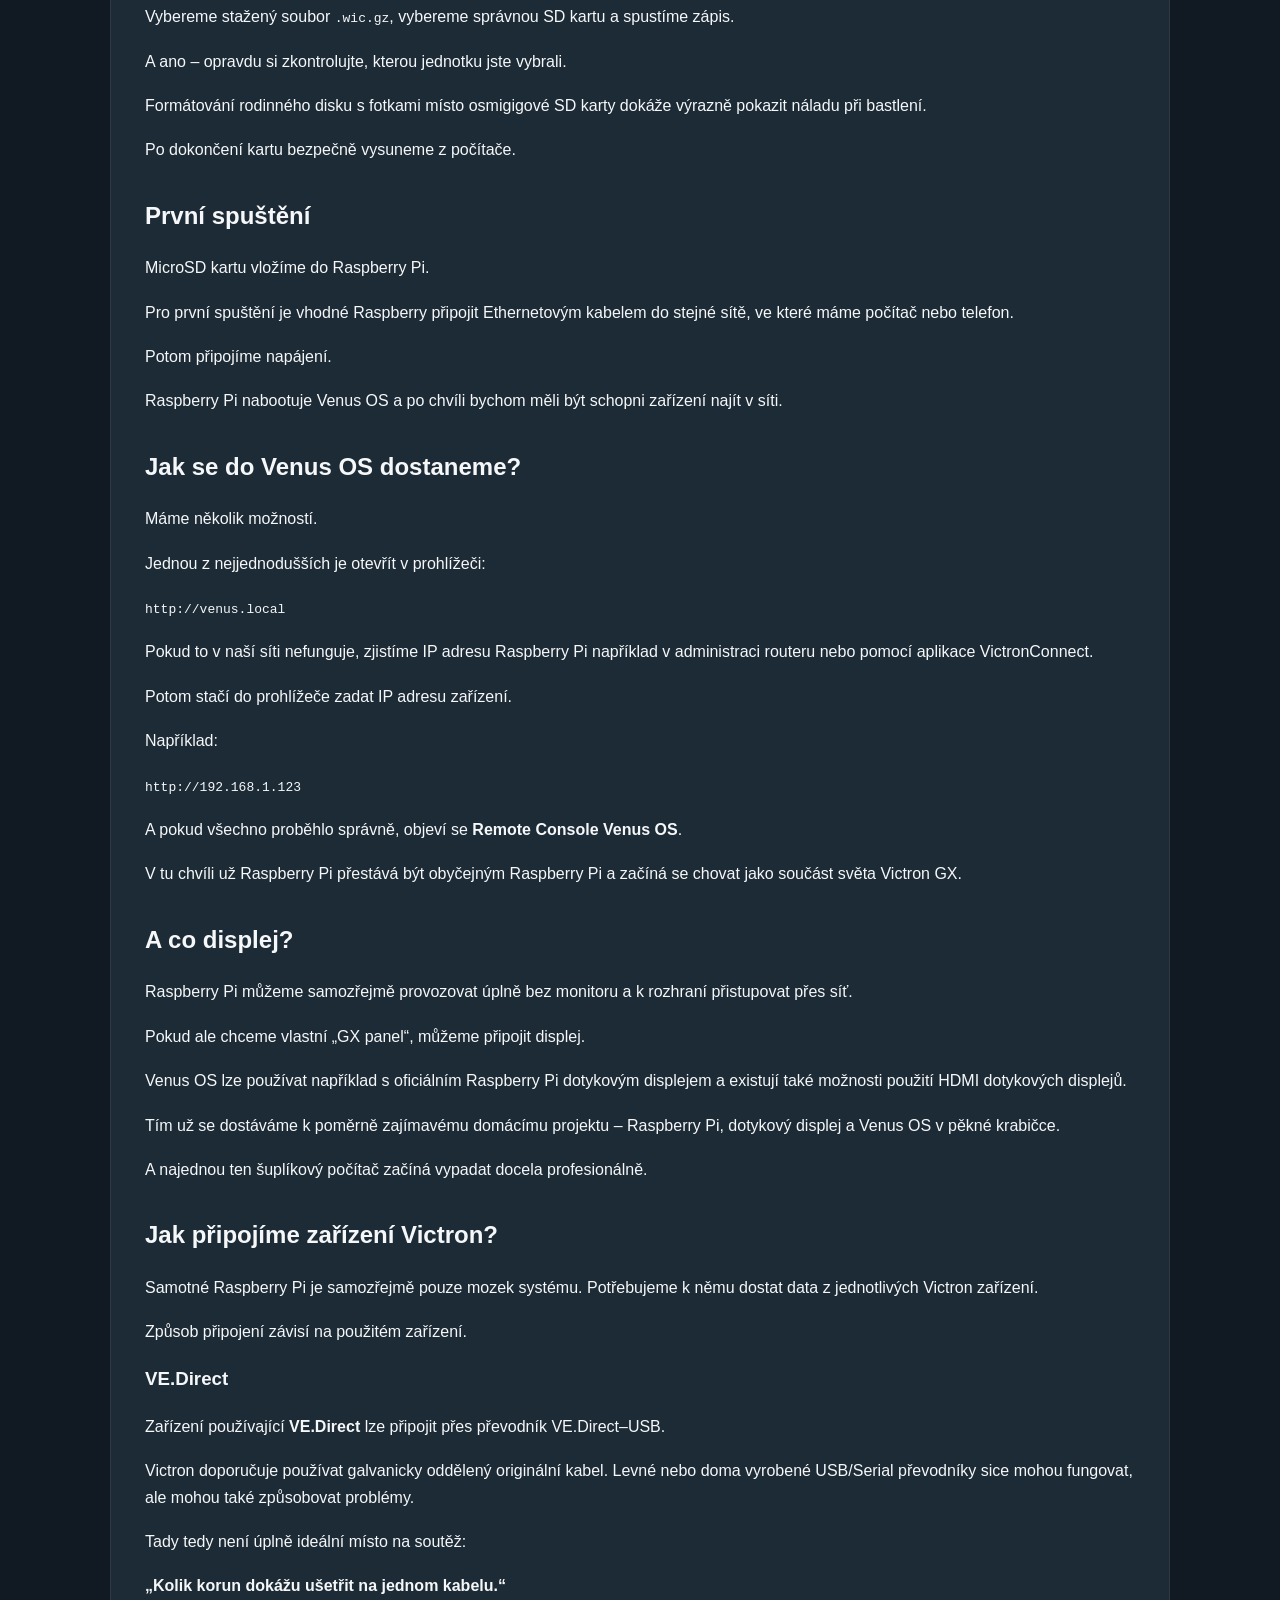
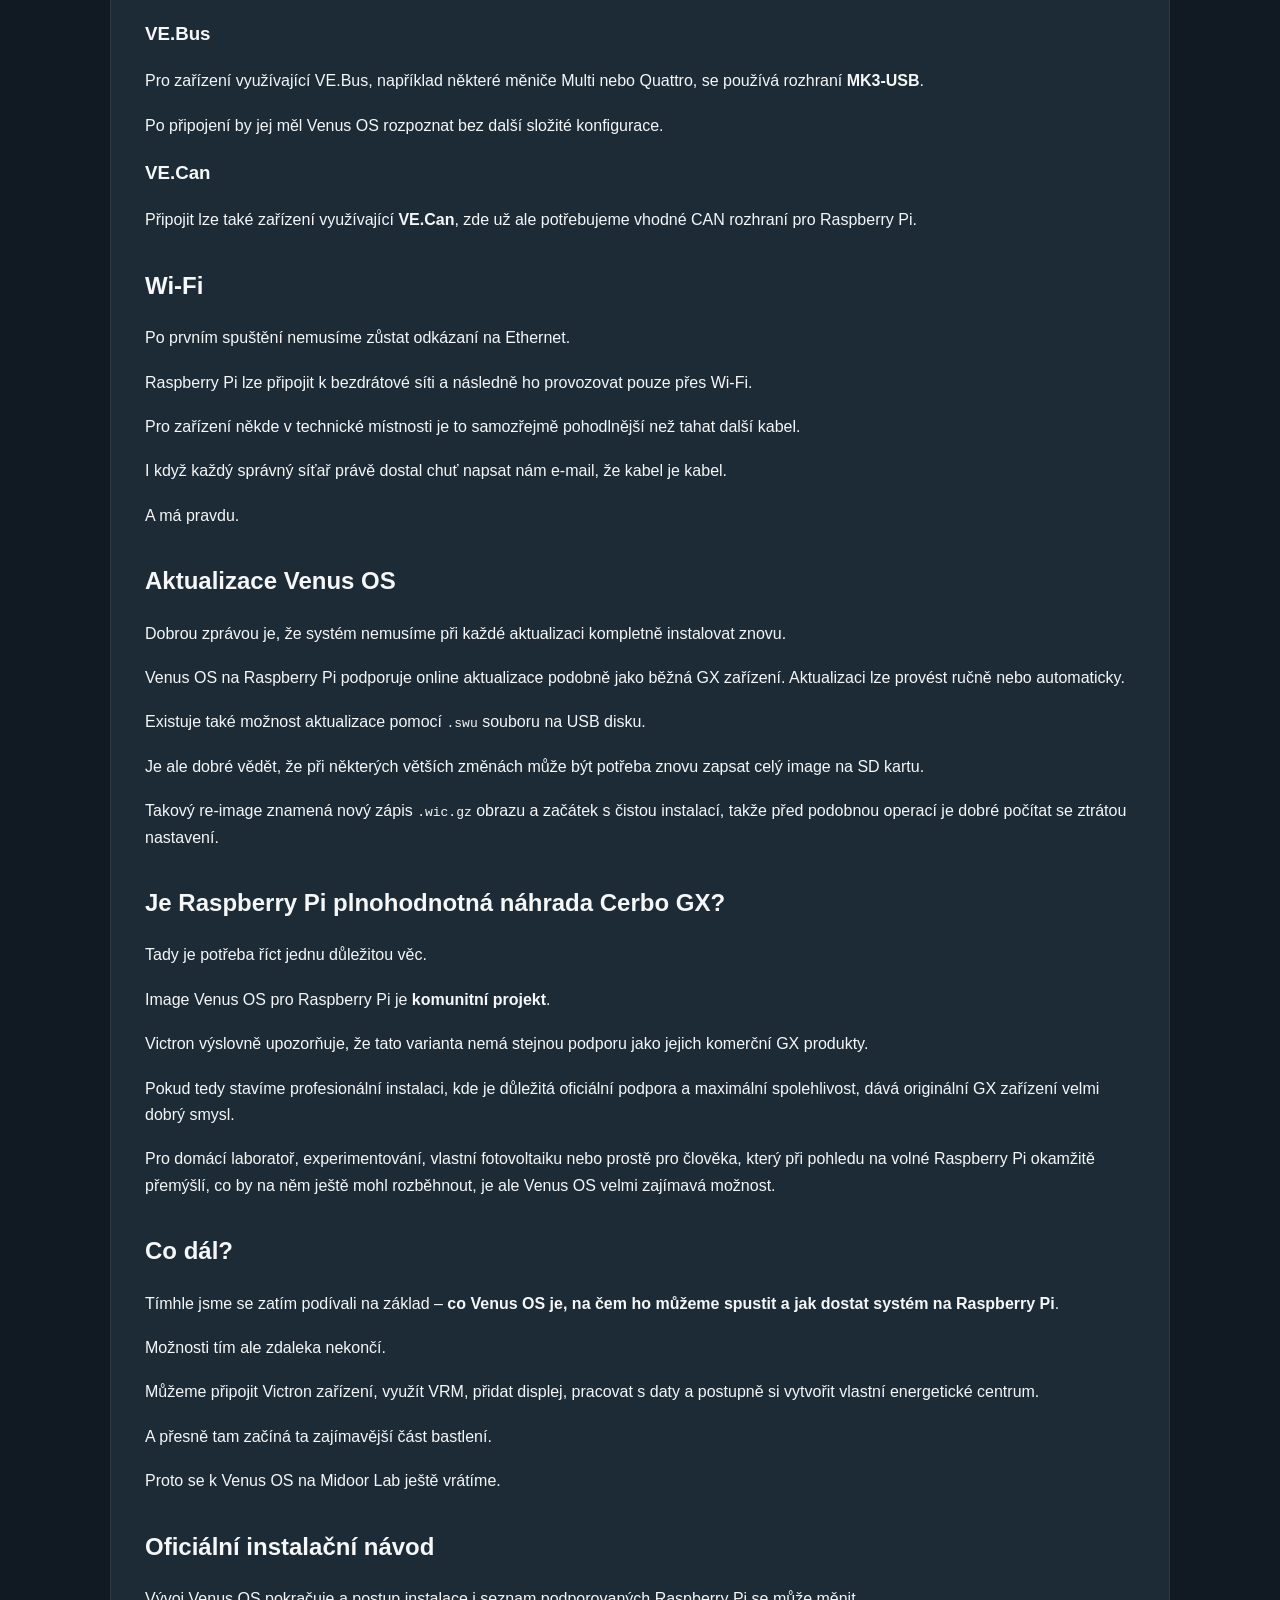
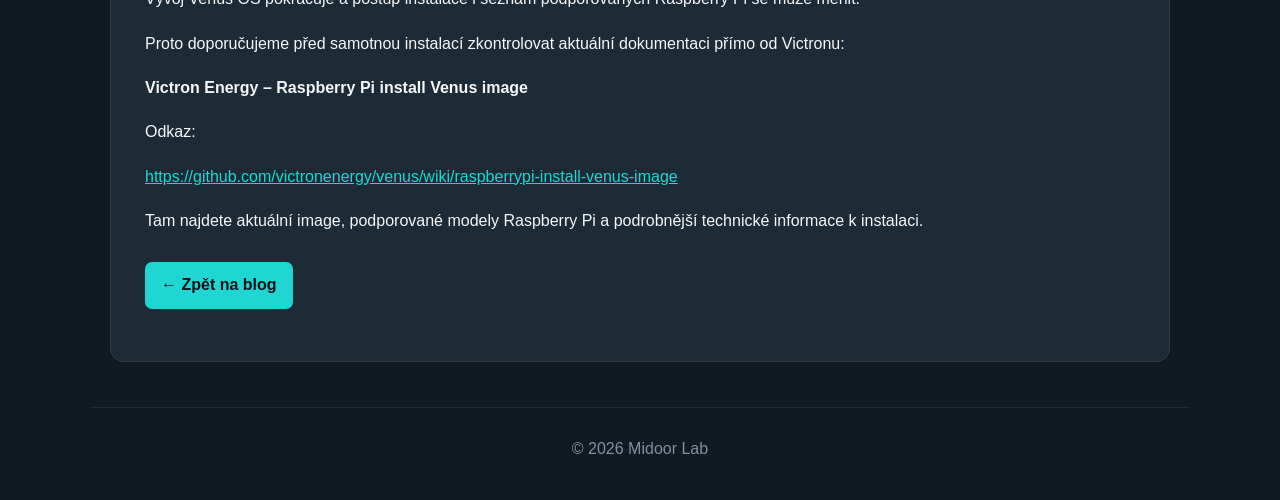
<file: clanky/venus-os-na-raspberry-pi-udelejme-si-vlastni-victron-gx.html>
<!DOCTYPE html>

<html lang="cs">

<head>

<meta charset="UTF-8">

<meta
  name="viewport"
  content="width=device-width,initial-scale=1.0"
>

<title>Venus OS na Raspberry Pi – udělejme si vlastní Victron GX | Midoor Lab</title>

<meta
  name="description"
  content="Máte doma Raspberry Pi, které se už nějakou dobu válí v šuplíku a čeká na svůj životní úkol? Tak dneska ho dostane. Místo dalšího domácího serveru, přehrávače nebo zařízení, které…"
>

<meta
  name="robots"
  content="index, follow"
>

<link
  rel="canonical"
  href="https://midoor-lab.github.io/clanky/venus-os-na-raspberry-pi-udelejme-si-vlastni-victron-gx.html"
>

<meta
  property="og:title"
  content="Venus OS na Raspberry Pi – udělejme si vlastní Victron GX"
>

<meta
  property="og:description"
  content="Máte doma Raspberry Pi, které se už nějakou dobu válí v šuplíku a čeká na svůj životní úkol? Tak dneska ho dostane. Místo dalšího domácího serveru, přehrávače nebo zařízení, které…"
>

<meta
  property="og:type"
  content="article"
>

<meta
  property="og:url"
  content="https://midoor-lab.github.io/clanky/venus-os-na-raspberry-pi-udelejme-si-vlastni-victron-gx.html"
>



<meta
  name="twitter:card"
  content="summary"
>

<meta
  name="twitter:title"
  content="Venus OS na Raspberry Pi – udělejme si vlastní Victron GX"
>

<meta
  name="twitter:description"
  content="Máte doma Raspberry Pi, které se už nějakou dobu válí v šuplíku a čeká na svůj životní úkol? Tak dneska ho dostane. Místo dalšího domácího serveru, přehrávače nebo zařízení, které…"
>

<link
  rel="stylesheet"
  href="/assets/style.css"
>

</head>


<body>


<header class="site-header">

<h1>⚡ Midoor Lab</h1>

<p>
Bastlení • Elektronika • ESP32 • Raspberry Pi • vlastní projekty
</p>

</header>


<nav class="site-nav">

<a href="/">
Domů
</a>

<a href="/meteo/">
🌦️ Meteo
</a>

<a href="/#projekty">
Projekty
</a>

<a href="/#omne">
O mně
</a>

</nav>


<main class="container">

<article class="article-content">


<div class="article-date">

23. srpna 2026

<span class="category">
Software
</span>

</div>


<h1>
Venus OS na Raspberry Pi – udělejme si vlastní Victron GX
</h1>






<!-- MIDOOR_CONTENT_START -->
<h1>Máte doma Raspberry Pi, které se už nějakou dobu válí v šuplíku a čeká na svůj životní úkol?</h1><p>Tak dneska ho dostane.</p><p>Místo dalšího domácího serveru, přehrávače nebo zařízení, které bude dalších pět let zobrazovat teplotu v obýváku, z něj uděláme základ pro <strong>monitorování a řízení energetického systému pomocí Venus OS od Victron Energy</strong>.</p><p>A nejlepší na tom je, že k tomu nepotřebujeme kupovat celé GX zařízení.</p><h2>Co je vlastně Venus OS?</h2><p><strong>Venus OS</strong> je operační systém společnosti Victron Energy používaný v jejich GX zařízeních.</p><p>Jeho úkolem je propojit jednotlivé části energetického systému a nabídnout nám jedno místo, kde můžeme sledovat například:</p><ol><li data-list="bullet"><span class="ql-ui" contenteditable="false"></span>baterie,</li><li data-list="bullet"><span class="ql-ui" contenteditable="false"></span>solární regulátory,</li><li data-list="bullet"><span class="ql-ui" contenteditable="false"></span>měniče a nabíječky,</li><li data-list="bullet"><span class="ql-ui" contenteditable="false"></span>stav systému,</li><li data-list="bullet"><span class="ql-ui" contenteditable="false"></span>výrobu a spotřebu energie,</li><li data-list="bullet"><span class="ql-ui" contenteditable="false"></span>alarmy,</li><li data-list="bullet"><span class="ql-ui" contenteditable="false"></span>historii a další provozní informace.</li></ol><p>Data lze následně zobrazovat v přehledném rozhraní a systém může být připojen také ke službě <strong>Victron VRM</strong> pro vzdálený dohled.</p><p>A právě Venus OS lze rozběhnout také na Raspberry Pi.</p><p>Z malého počítače za pár korun se tak může stát velmi schopné centrum energetického systému.</p><p>No dobře... „za pár korun“ záleží na tom, kdy jste Raspberry Pi kupovali. 😄</p><h2>Proč Venus OS na Raspberry Pi?</h2><p>Hlavní výhodou je možnost postavit si vlastní GX řešení.</p><p>Pokud už Raspberry Pi máme doma, můžeme si Venus OS nejprve vyzkoušet a zjistit, jak celý ekosystém Victron funguje.</p><p>Raspberry Pi navíc nabízí USB, Ethernet, Wi-Fi, GPIO a podle použitého příslušenství také možnost připojit displej.</p><p>Je to tedy velmi zajímavá platforma nejen pro běžné použití, ale hlavně pro lidi, kteří rádi experimentují.</p><p>A jestli čtete Midoor Lab, asi už tušíte, do které skupiny patříme.</p><h2>Jaké Raspberry Pi můžeme použít?</h2><p>Podpora závisí na konkrétním modelu a také verzi Venus OS.</p><p>Mezi podporované varianty patří například:</p><p><strong>Raspberry Pi 2</strong></p><p>Používá image řady <code>raspberrypi2</code>.</p><p><strong>Raspberry Pi 3 B a 3 B+</strong></p><p>Také používají image <code>raspberrypi2</code>.</p><p><strong>Raspberry Pi Zero 2 W</strong></p><p>Je podporováno od novějších verzí Venus OS a používá image <code>raspberrypi2</code>.</p><p>Pozor na obyčejné Raspberry Pi Zero a Zero W – ty podporované nejsou.</p><p><strong>Raspberry Pi 4</strong></p><p>Používá vlastní image:</p><p><code>raspberrypi4</code></p><p>Podporováno je také Raspberry Pi CM4 a Raspberry Pi 400.</p><p><strong>Raspberry Pi 5</strong></p><p>Nejnovější generace Raspberry Pi má vlastní image:</p><p><code>raspberrypi5</code></p><p>Podpora Raspberry Pi 5 je k dispozici od <strong>Venus OS v3.70</strong>.</p><p>Takže než něco nahrajeme na kartu, je potřeba vybrat správný image pro naše Raspberry Pi.</p><p>Jinak z něj místo energetického centra pravděpodobně vyrobíme velmi drahou červenou LEDku.</p><h2>Co budeme potřebovat?</h2><p>Na základní instalaci toho není mnoho:</p><ol><li data-list="bullet"><span class="ql-ui" contenteditable="false"></span>podporované Raspberry Pi,</li><li data-list="bullet"><span class="ql-ui" contenteditable="false"></span>microSD kartu,</li><li data-list="bullet"><span class="ql-ui" contenteditable="false"></span>odpovídající zdroj napájení,</li><li data-list="bullet"><span class="ql-ui" contenteditable="false"></span>počítač se čtečkou SD karet,</li><li data-list="bullet"><span class="ql-ui" contenteditable="false"></span>připojení k síti,</li><li data-list="bullet"><span class="ql-ui" contenteditable="false"></span>image Venus OS.</li></ol><p>Pro první spuštění je velmi praktické použít <strong>Ethernetový kabel</strong>.</p><p>Wi-Fi můžeme nastavit později.</p><h2>Stažení Venus OS</h2><p>Nejdříve potřebujeme správný image Venus OS.</p><p>Distribuovaný obraz má příponu:</p><p><code>.wic.gz</code></p><p>Vybereme variantu odpovídající našemu Raspberry Pi.</p><p>Například pro Raspberry Pi 5 hledáme image <code>raspberrypi5</code>, zatímco Raspberry Pi 4 používá <code>raspberrypi4</code>.</p><p>Tady se opravdu vyplatí dvakrát zkontrolovat, co máme na stole, a až potom začít zapisovat kartu.</p><h2>Zápis systému na SD kartu</h2><p>Stažený obraz Venus OS musíme zapsat na microSD kartu.</p><p>Ve Windows lze použít například <strong>balenaEtcher</strong> nebo jiný program schopný zapsat image na kartu.</p><p>Vybereme stažený soubor <code>.wic.gz</code>, vybereme správnou SD kartu a spustíme zápis.</p><p>A ano – opravdu si zkontrolujte, kterou jednotku jste vybrali.</p><p>Formátování rodinného disku s fotkami místo osmigigové SD karty dokáže výrazně pokazit náladu při bastlení.</p><p>Po dokončení kartu bezpečně vysuneme z počítače.</p><h2>První spuštění</h2><p>MicroSD kartu vložíme do Raspberry Pi.</p><p>Pro první spuštění je vhodné Raspberry připojit Ethernetovým kabelem do stejné sítě, ve které máme počítač nebo telefon.</p><p>Potom připojíme napájení.</p><p>Raspberry Pi nabootuje Venus OS a po chvíli bychom měli být schopni zařízení najít v síti.</p><h2>Jak se do Venus OS dostaneme?</h2><p>Máme několik možností.</p><p>Jednou z nejjednodušších je otevřít v prohlížeči:</p><p><code>http://venus.local</code></p><p>Pokud to v naší síti nefunguje, zjistíme IP adresu Raspberry Pi například v administraci routeru nebo pomocí aplikace VictronConnect.</p><p>Potom stačí do prohlížeče zadat IP adresu zařízení.</p><p>Například:</p><p><code>http://192.168.1.123</code></p><p>A pokud všechno proběhlo správně, objeví se <strong>Remote Console Venus OS</strong>.</p><p>V tu chvíli už Raspberry Pi přestává být obyčejným Raspberry Pi a začíná se chovat jako součást světa Victron GX.</p><h2>A co displej?</h2><p>Raspberry Pi můžeme samozřejmě provozovat úplně bez monitoru a k rozhraní přistupovat přes síť.</p><p>Pokud ale chceme vlastní „GX panel“, můžeme připojit displej.</p><p>Venus OS lze používat například s oficiálním Raspberry Pi dotykovým displejem a existují také možnosti použití HDMI dotykových displejů.</p><p>Tím už se dostáváme k poměrně zajímavému domácímu projektu – Raspberry Pi, dotykový displej a Venus OS v pěkné krabičce.</p><p>A najednou ten šuplíkový počítač začíná vypadat docela profesionálně.</p><h2>Jak připojíme zařízení Victron?</h2><p>Samotné Raspberry Pi je samozřejmě pouze mozek systému. Potřebujeme k němu dostat data z jednotlivých Victron zařízení.</p><p>Způsob připojení závisí na použitém zařízení.</p><h3>VE.Direct</h3><p>Zařízení používající <strong>VE.Direct</strong> lze připojit přes převodník VE.Direct–USB.</p><p>Victron doporučuje používat galvanicky oddělený originální kabel. Levné nebo doma vyrobené USB/Serial převodníky sice mohou fungovat, ale mohou také způsobovat problémy.</p><p>Tady tedy není úplně ideální místo na soutěž:</p><p><strong>„Kolik korun dokážu ušetřit na jednom kabelu.“</strong></p><h3>VE.Bus</h3><p>Pro zařízení využívající VE.Bus, například některé měniče Multi nebo Quattro, se používá rozhraní <strong>MK3-USB</strong>.</p><p>Po připojení by jej měl Venus OS rozpoznat bez další složité konfigurace.</p><h3>VE.Can</h3><p>Připojit lze také zařízení využívající <strong>VE.Can</strong>, zde už ale potřebujeme vhodné CAN rozhraní pro Raspberry Pi.</p><h2>Wi-Fi</h2><p>Po prvním spuštění nemusíme zůstat odkázaní na Ethernet.</p><p>Raspberry Pi lze připojit k bezdrátové síti a následně ho provozovat pouze přes Wi-Fi.</p><p>Pro zařízení někde v technické místnosti je to samozřejmě pohodlnější než tahat další kabel.</p><p>I když každý správný síťař právě dostal chuť napsat nám e-mail, že kabel je kabel.</p><p>A má pravdu.</p><h2>Aktualizace Venus OS</h2><p>Dobrou zprávou je, že systém nemusíme při každé aktualizaci kompletně instalovat znovu.</p><p>Venus OS na Raspberry Pi podporuje online aktualizace podobně jako běžná GX zařízení. Aktualizaci lze provést ručně nebo automaticky.</p><p>Existuje také možnost aktualizace pomocí <code>.swu</code> souboru na USB disku.</p><p>Je ale dobré vědět, že při některých větších změnách může být potřeba znovu zapsat celý image na SD kartu.</p><p>Takový re-image znamená nový zápis <code>.wic.gz</code> obrazu a začátek s čistou instalací, takže před podobnou operací je dobré počítat se ztrátou nastavení.</p><h2>Je Raspberry Pi plnohodnotná náhrada Cerbo GX?</h2><p>Tady je potřeba říct jednu důležitou věc.</p><p>Image Venus OS pro Raspberry Pi je <strong>komunitní projekt</strong>.</p><p>Victron výslovně upozorňuje, že tato varianta nemá stejnou podporu jako jejich komerční GX produkty.</p><p>Pokud tedy stavíme profesionální instalaci, kde je důležitá oficiální podpora a maximální spolehlivost, dává originální GX zařízení velmi dobrý smysl.</p><p>Pro domácí laboratoř, experimentování, vlastní fotovoltaiku nebo prostě pro člověka, který při pohledu na volné Raspberry Pi okamžitě přemýšlí, co by na něm ještě mohl rozběhnout, je ale Venus OS velmi zajímavá možnost.</p><h2>Co dál?</h2><p>Tímhle jsme se zatím podívali na základ – <strong>co Venus OS je, na čem ho můžeme spustit a jak dostat systém na Raspberry Pi</strong>.</p><p>Možnosti tím ale zdaleka nekončí.</p><p>Můžeme připojit Victron zařízení, využít VRM, přidat displej, pracovat s daty a postupně si vytvořit vlastní energetické centrum.</p><p>A přesně tam začíná ta zajímavější část bastlení.</p><p>Proto se k Venus OS na Midoor Lab ještě vrátíme.</p><h2>Oficiální instalační návod</h2><p>Vývoj Venus OS pokračuje a postup instalace i seznam podporovaných Raspberry Pi se může měnit.</p><p>Proto doporučujeme před samotnou instalací zkontrolovat aktuální dokumentaci přímo od Victronu:</p><p><strong>Victron Energy – Raspberry Pi install Venus image</strong></p><p>Odkaz:</p><p><a href="https://github.com/victronenergy/venus/wiki/raspberrypi-install-venus-image" rel="noopener noreferrer" target="_blank">https://github.com/victronenergy/venus/wiki/raspberrypi-install-venus-image</a></p><p>Tam najdete aktuální image, podporované modely Raspberry Pi a podrobnější technické informace k instalaci.</p>
<!-- MIDOOR_CONTENT_END -->


<p>

<a
  class="button"
  href="/"
>
← Zpět na blog
</a>

</p>


</article>

</main>


<footer class="site-footer">

© 2026 Midoor Lab

</footer>


</body>

</html>
</file>
<file: assets/style.css>
/* =========================================================
   MIDOOR LAB
   Spolecny vzhled celeho webu
   ========================================================= */

:root {
    --bg: #111922;
    --bg-dark: #0b1117;

    --panel: #1d2b36;
    --panel-hover: #223541;
    --panel-dark: #16232d;

    --text: #f5f7f8;
    --muted: #b2bec7;
    --muted-2: #81919d;

    --accent: #20d6d2;
    --accent-hover: #63ebe7;

    --border: rgba(255,255,255,0.07);

    --border-radius: 14px;
    --content-width: 1100px;
}


/* =========================================================
   ZAKLAD
   ========================================================= */

* {
    box-sizing: border-box;
}

html {
    scroll-behavior: smooth;
}

body {
    margin: 0;

    font-family:
        Arial,
        Helvetica,
        sans-serif;

    background: var(--bg);

    color: var(--text);

    line-height: 1.65;
}

img {
    max-width: 100%;
    height: auto;
}

a {
    color: var(--accent);
}


/* =========================================================
   HLAVICKA
   ========================================================= */

.site-header {
    background: var(--bg-dark);

    padding: 22px 20px;

    border-bottom:
        1px solid var(--border);
}


/* vnitrni cast hlavicky
   zarovnana stejne jako obsah */

.header-inner {
    width: 100%;
    max-width: var(--content-width);

    margin: 0 auto;

    display: flex;

    align-items: center;
    justify-content: space-between;

    gap: 30px;
}


/* logo */

.site-logo {
    display: block;

    width: 290px;
    max-width: 45%;

    height: auto;
}


/* slogan vpravo */

.site-tagline {
    margin: 0;

    color: var(--muted);

    font-size: 17px;

    text-align: right;

    letter-spacing: 0.3px;
}


/* stare H1 v headeru uz nepotrebujeme */

.site-header h1 {
    margin: 0;
}


/* =========================================================
   HLAVNI MENU
   ========================================================= */

.site-nav {
    position: sticky;

    top: 0;

    z-index: 1000;

    background:
        rgba(11,17,23,0.96);

    border-bottom:
        1px solid var(--border);

    backdrop-filter:
        blur(8px);
}


/* menu ma stejnou sirku jako web */

.nav-inner {
    width: 100%;

    max-width: var(--content-width);

    margin: 0 auto;

    padding: 13px 20px;

    display: flex;

    align-items: center;

    gap: 28px;
}


.site-nav a {
    color: var(--text);

    text-decoration: none;

    font-size: 15px;

    font-weight: 600;

    white-space: nowrap;

    transition:
        color .15s ease;
}


.site-nav a:hover,
.site-nav a.active {
    color: var(--accent);
}


/* =========================================================
   HLAVNI OBSAH
   ========================================================= */

.container {
    width: 100%;

    max-width: var(--content-width);

    margin: 0 auto;

    padding: 36px 20px 45px;
}


.page-title {
    margin:
        0 0 5px;

    font-size: 32px;

    line-height: 1.25;
}


.page-subtitle {
    margin:
        0 0 28px;

    color: var(--muted);
}


.section-title {
    margin:
        38px 0 18px;

    font-size: 24px;
}


/* =========================================================
   OBECNE KARTY
   ========================================================= */

.card {
    background: var(--panel);

    border:
        1px solid var(--border);

    border-radius:
        var(--border-radius);

    padding: 24px;

    margin-bottom: 20px;
}


.card h2,
.card h3 {
    margin-top: 0;
}


.card-grid {
    display: grid;

    grid-template-columns:
        repeat(
            auto-fit,
            minmax(210px,1fr)
        );

    gap: 16px;
}


/* =========================================================
   TLACITKA
   ========================================================= */

.button {
    display: inline-block;

    margin-top: 10px;

    padding: 10px 16px;

    background:
        var(--accent);

    color: #071416;

    text-decoration: none;

    border: 0;

    border-radius: 7px;

    font-weight: 700;

    cursor: pointer;

    transition:
        background .15s ease,
        transform .15s ease;
}


.button:hover {
    background:
        var(--accent-hover);

    transform:
        translateY(-1px);
}


/* =========================================================
   BLOG
   ========================================================= */

.blog-layout {
    display: grid;

    grid-template-columns:
        minmax(0, 2.35fr)
        minmax(230px, .75fr);

    gap: 26px;

    align-items: start;
}


.blog-main {
    min-width: 0;
}


/* =========================================================
   BLOG - PRISPEVEK
   ========================================================= */

.post {
    background:
        var(--panel);

    border:
        1px solid var(--border);

    border-radius:
        var(--border-radius);

    margin-bottom: 22px;

    overflow: hidden;

    transition:
        background .15s ease;
}


.post:hover {
    background:
        var(--panel-hover);
}


.post-body {
    padding: 25px;
}


.post-meta {
    color:
        var(--muted-2);

    font-size: 13px;

    margin-bottom: 8px;
}


.post h2 {
    margin:
        0 0 12px;

    font-size: 26px;

    line-height: 1.3;
}


.post h2 a {
    color:
        var(--text);

    text-decoration: none;
}


.post h2 a:hover {
    color:
        var(--accent);
}


.post p {
    margin:
        0 0 13px;

    color:
        #d6dde2;
}


/* =========================================================
   OBRAZKY CLANKU
   ========================================================= */

.post-image {
    display: block;

    width: 100%;

    max-height: 360px;

    object-fit: cover;

    border-bottom:
        1px solid var(--border);
}


/* =========================================================
   KATEGORIE
   ========================================================= */

.category {
    display: inline-block;

    margin-left: 6px;

    padding:
        2px 7px;

    background:
        rgba(32,214,210,.14);

    color:
        var(--accent);

    border:
        1px solid rgba(32,214,210,.25);

    border-radius: 5px;

    font-size: 11px;

    font-weight: 700;
}


/* =========================================================
   SIDEBAR
   ========================================================= */

.sidebar {
    min-width: 0;
}


/* ten puvodni box "Midoor Lab / moje bastleni..."
   odstranime z HTML.
   Ostatni sidebar boxy zustavaji. */

.sidebar-box {
    background:
        var(--panel);

    border:
        1px solid var(--border);

    border-radius:
        var(--border-radius);

    padding: 19px;

    margin-bottom: 18px;
}


.sidebar-box h3 {
    margin:
        0 0 12px;

    font-size: 18px;
}


.sidebar-box p {
    margin:
        0 0 8px;

    color:
        var(--muted);
}


.sidebar-box ul {
    list-style: none;

    padding: 0;

    margin: 0;
}


.sidebar-box li {
    border-bottom:
        1px solid var(--border);
}


.sidebar-box li:last-child {
    border-bottom: 0;
}


.sidebar-box a {
    display: block;

    padding:
        8px 0;

    color:
        var(--text);

    text-decoration: none;
}


.sidebar-box a:hover {
    color:
        var(--accent);
}


/* =========================================================
   STRANKOVANI
   ========================================================= */

.pagination {
    display: flex;

    flex-wrap: wrap;

    gap: 7px;

    margin:
        27px 0 20px;
}


.pagination a,
.pagination span {
    min-width: 38px;

    padding:
        7px 11px;

    text-align: center;

    border-radius: 6px;

    background:
        var(--panel);

    border:
        1px solid var(--border);

    color:
        var(--text);

    text-decoration: none;
}


.pagination a:hover,
.pagination .current {
    background:
        var(--accent);

    color:
        #071416;

    font-weight: 700;
}


/* =========================================================
   SAMOSTATNY CLANEK
   ========================================================= */

.article-card,
.article-content {
    background:
        var(--panel);

    border:
        1px solid var(--border);

    border-radius:
        var(--border-radius);
}


.article-card {
    padding: 25px;

    margin-bottom: 22px;
}


.article-date {
    color:
        var(--muted-2);

    font-size: 13px;
}


.article-content {
    padding:
        34px;
}


.article-content h1 {
    margin-top: 0;

    line-height: 1.25;
}


.article-content h2 {
    margin-top: 32px;
}


.article-content p {
    margin-bottom: 18px;
}


.article-content img {
    display: block;

    max-width: 100%;

    margin:
        25px auto;

    border-radius: 10px;
}


/* =========================================================
   METEO
   ========================================================= */

.stat-card {
    background:
        var(--panel);

    border:
        1px solid var(--border);

    border-radius:
        var(--border-radius);

    padding: 23px;

    text-align: center;
}


.stat-icon {
    font-size: 32px;
}


.stat-value {
    margin-top: 8px;

    font-size: 30px;

    font-weight: 700;
}


.stat-label {
    margin-top: 3px;

    color:
        var(--muted);
}


.meteo-updated {
    text-align: center;

    margin-top: 24px;

    color:
        var(--muted);
}


.status-ok {
    color: #7ee787;
}

.status-warn {
    color: #ffd866;
}

.status-error {
    color: #ff7b72;
}


/* =========================================================
   FORMULARE / ADMIN
   ========================================================= */

.form-group {
    margin-bottom: 18px;
}


.form-group label {
    display: block;

    margin-bottom: 6px;

    font-weight: 700;
}


input,
textarea,
select {
    width: 100%;

    padding:
        12px 13px;

    border:
        1px solid #435866;

    border-radius: 7px;

    background:
        #15232d;

    color:
        var(--text);

    font: inherit;
}


textarea {
    min-height: 220px;

    resize: vertical;
}


input:focus,
textarea:focus,
select:focus {
    outline:
        2px solid
        rgba(32,214,210,.35);

    border-color:
        var(--accent);
}


/* =========================================================
   PATICKA
   ========================================================= */

.site-footer {
    max-width:
        var(--content-width);

    margin:
        0 auto;

    border-top:
        1px solid var(--border);

    text-align: center;

    color:
        var(--muted-2);

    padding:
        28px 20px 38px;
}


/* =========================================================
   TABLET
   ========================================================= */

@media (max-width: 800px) {

    .header-inner {
        gap: 20px;
    }

    .site-logo {
        width: 240px;
    }

    .site-tagline {
        font-size: 15px;
    }

    .blog-layout {
        grid-template-columns: 1fr;
    }

    .post h2 {
        font-size: 23px;
    }

}


/* =========================================================
   MOBIL
   ========================================================= */

@media (max-width: 600px) {

    .site-header {
        padding:
            16px 14px;
    }

    .header-inner {
        flex-direction: column;

        align-items: center;

        gap: 8px;
    }

    .site-logo {
        width: 230px;
        max-width: 90%;
    }

    .site-tagline {
        text-align: center;

        font-size: 14px;
    }

    .nav-inner {
        justify-content: center;

        flex-wrap: wrap;

        gap:
            4px 16px;

        padding:
            8px 10px;
    }

    .site-nav a {
        font-size: 14px;

        padding:
            3px 0;
    }

    .container {
        padding:
            25px 14px 35px;
    }

    .page-title {
        font-size: 28px;
    }

    .post-body,
    .card,
    .article-card,
    .article-content,
    .stat-card {
        padding: 19px;
    }

    .stat-value {
        font-size: 27px;
    }

    .pagination {
        justify-content: center;
    }

}


/* =========================================================
   LOGO V SIDEBARU
   ========================================================= */

.logo-box {
    padding: 12px;
    text-align: center;
    overflow: hidden;
}

.logo-box img {
    display: block;
    width: 100%;
    height: auto;
    margin: 0 auto;
    border-radius: 8px;
}


/* =========================================================
   INTEGROVANE METEO V HLAVNI STRANCE
   ========================================================= */

#blog-view[hidden],
#meteo-view[hidden] {
    display: none !important;
}

#meteo-view .card-grid {
    grid-template-columns:
        repeat(2, minmax(0, 1fr));
}

#meteo-view .section-title {
    margin-top: 28px;
}

#meteo-view .meteo-updated {
    padding: 8px 0 4px;
}

@media (max-width: 600px) {
    #meteo-view .card-grid {
        grid-template-columns: 1fr;
    }
}


/* =========================================================
   MOBILNI LOGO NAHORU
   Na desktopu je skryte. Na mobilu je pred obsahem.
   ========================================================= */

.mobile-logo-box {
    display: none;
}

@media (max-width: 800px) {

    /* Puvodni logo v sidebaru na mobilu schovame,
       aby nebylo na strance dvakrat. */
    .sidebar .logo-box {
        display: none;
    }

    .mobile-logo-box {
        display: flex;
        justify-content: center;
        align-items: center;

        width: 100%;
        padding: 14px;
        margin-bottom: 22px;

        background: var(--panel);
        border: 1px solid var(--border);
        border-radius: var(--border-radius);
    }

    .mobile-logo-box img {
        display: block;
        width: auto;
        max-width: 280px;
        max-height: 125px;
        height: auto;
        margin: 0 auto;
        object-fit: contain;
        border-radius: 8px;
    }
}

@media (max-width: 420px) {

    .mobile-logo-box {
        padding: 12px;
        margin-bottom: 18px;
    }

    .mobile-logo-box img {
        max-width: 250px;
        max-height: 112px;
    }
}
</file>
